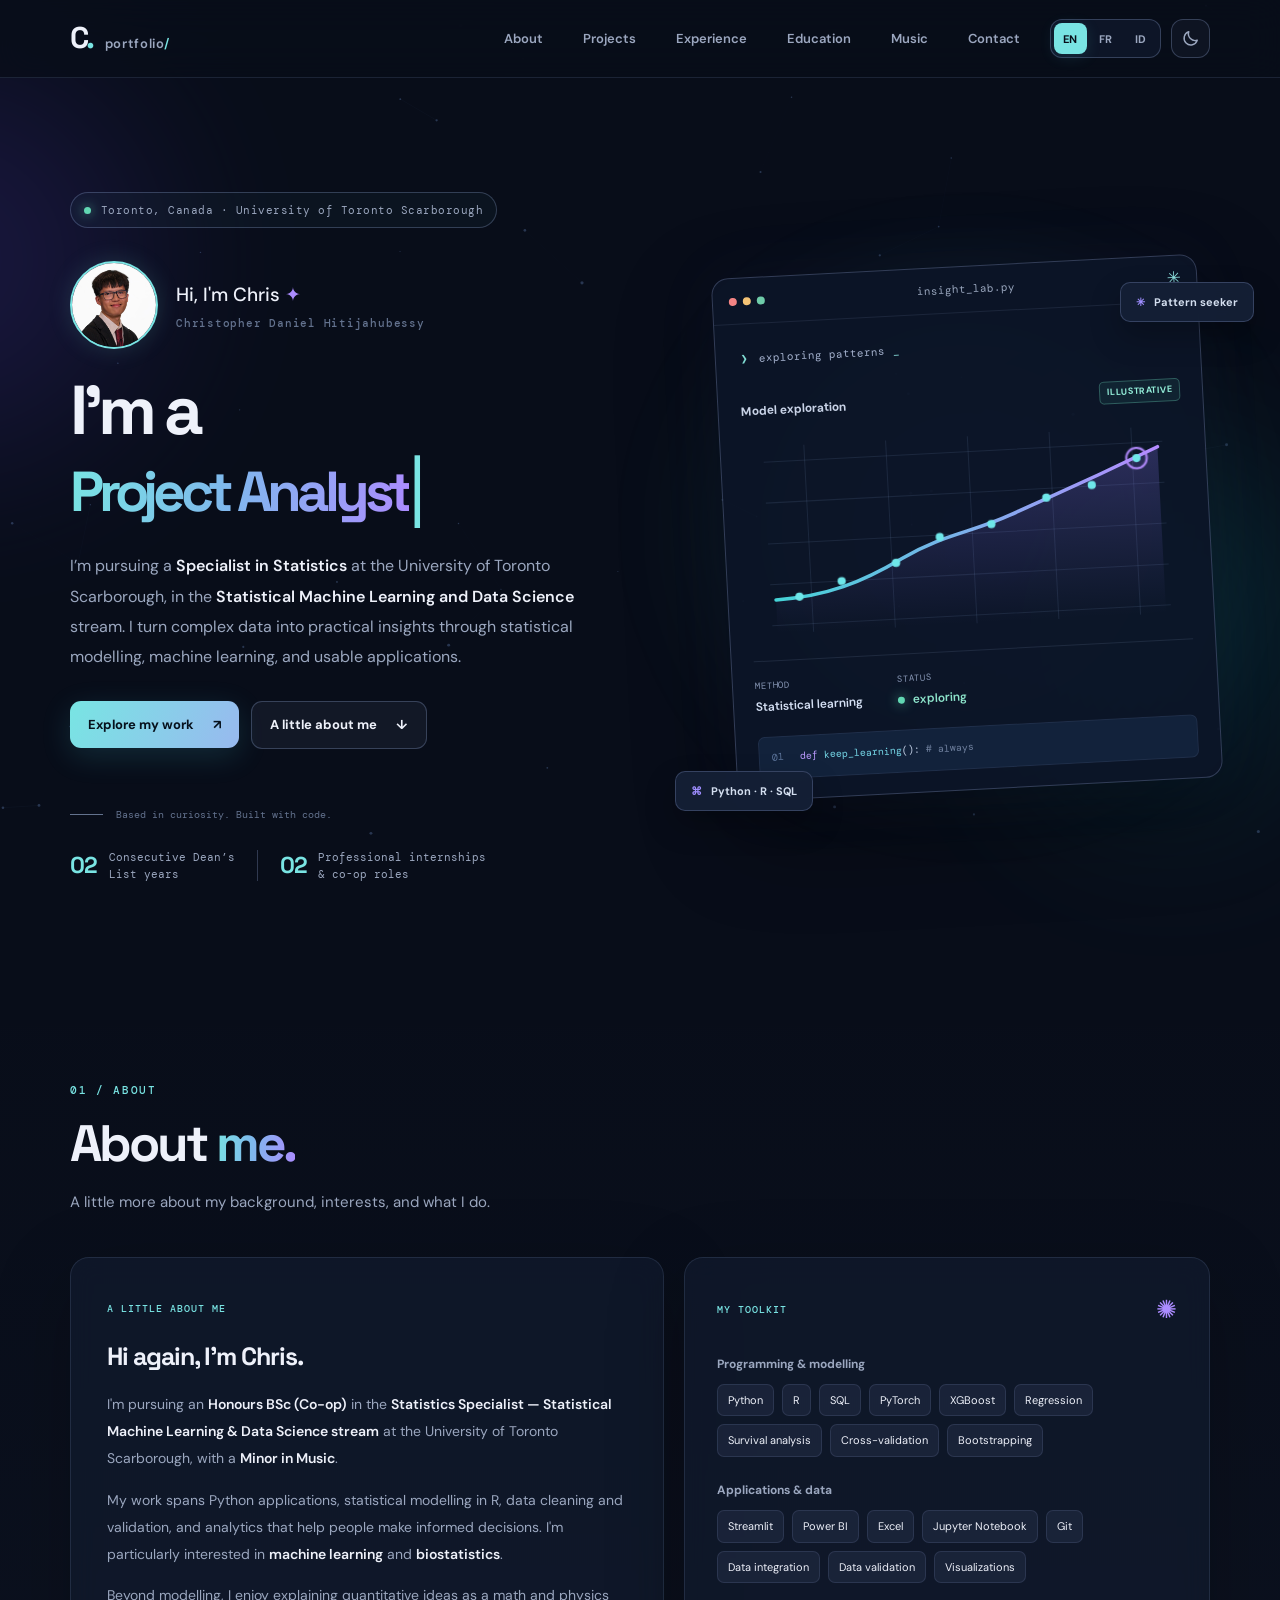
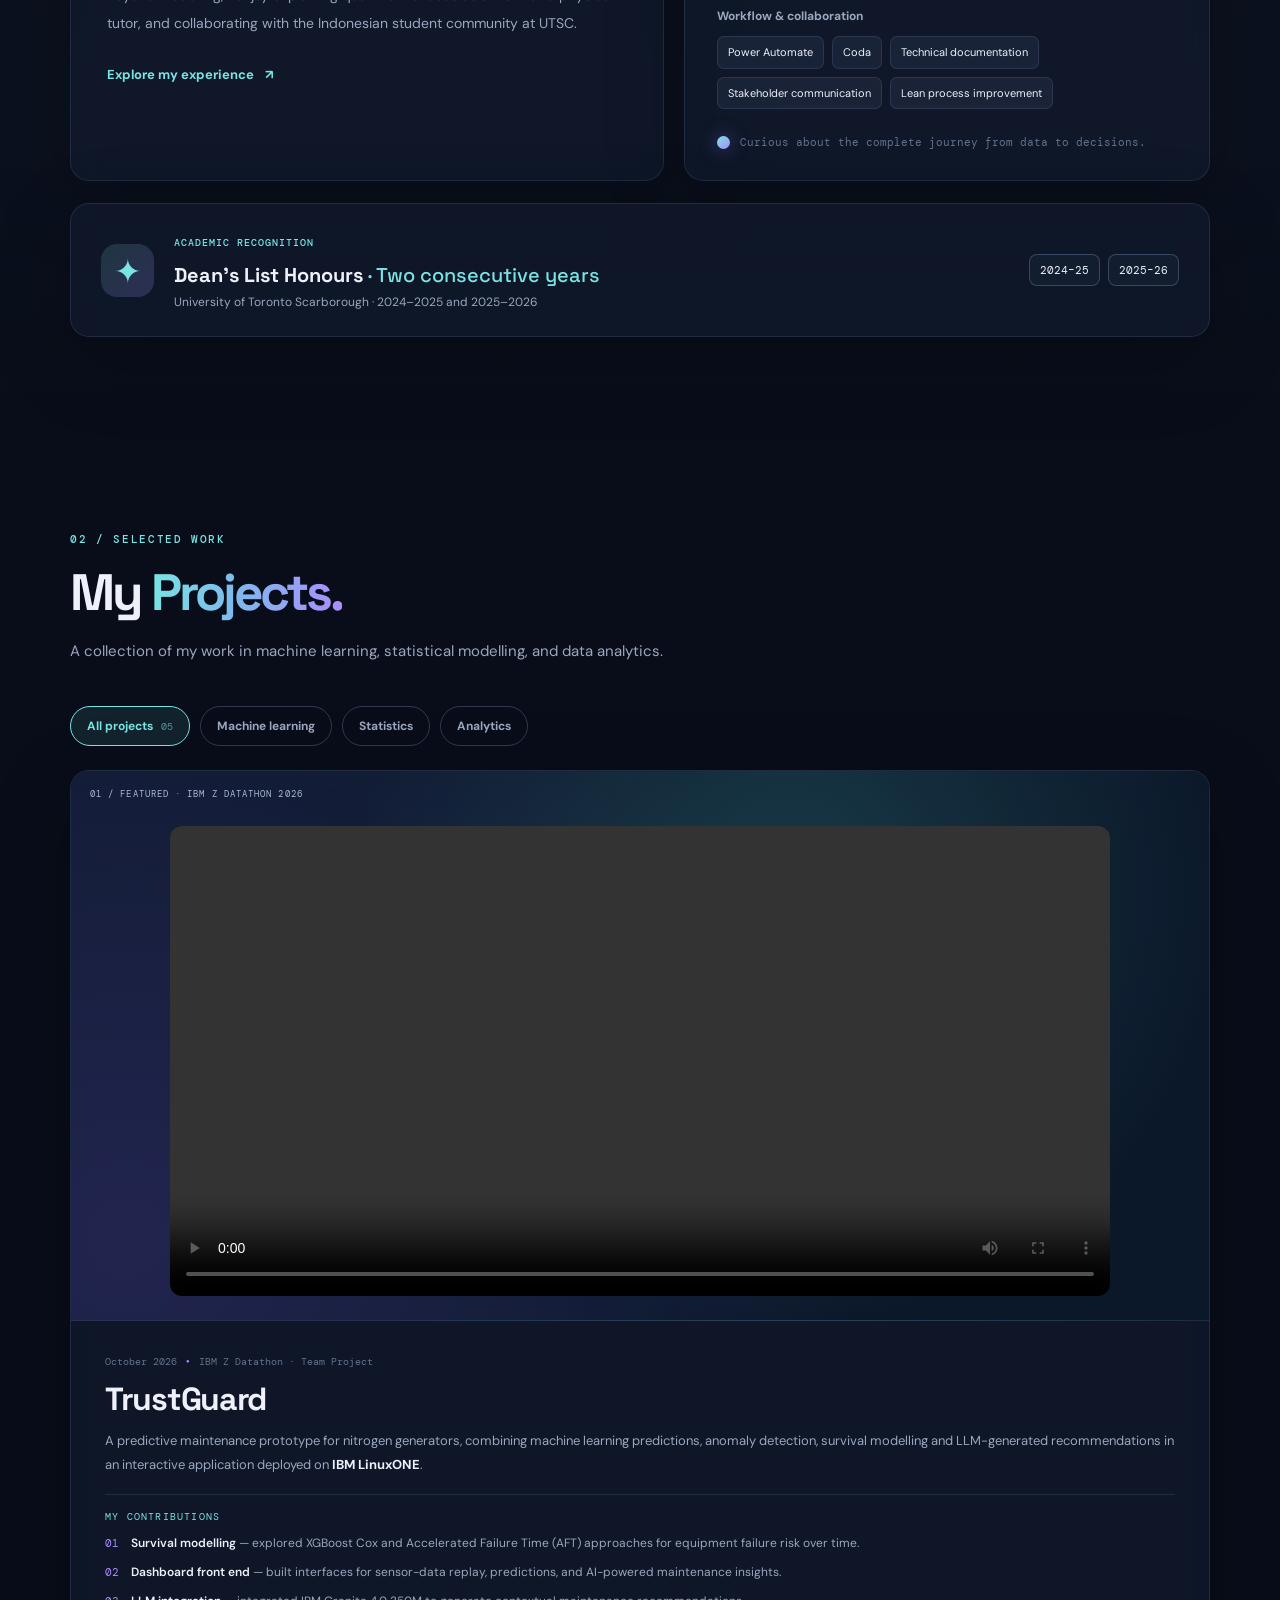
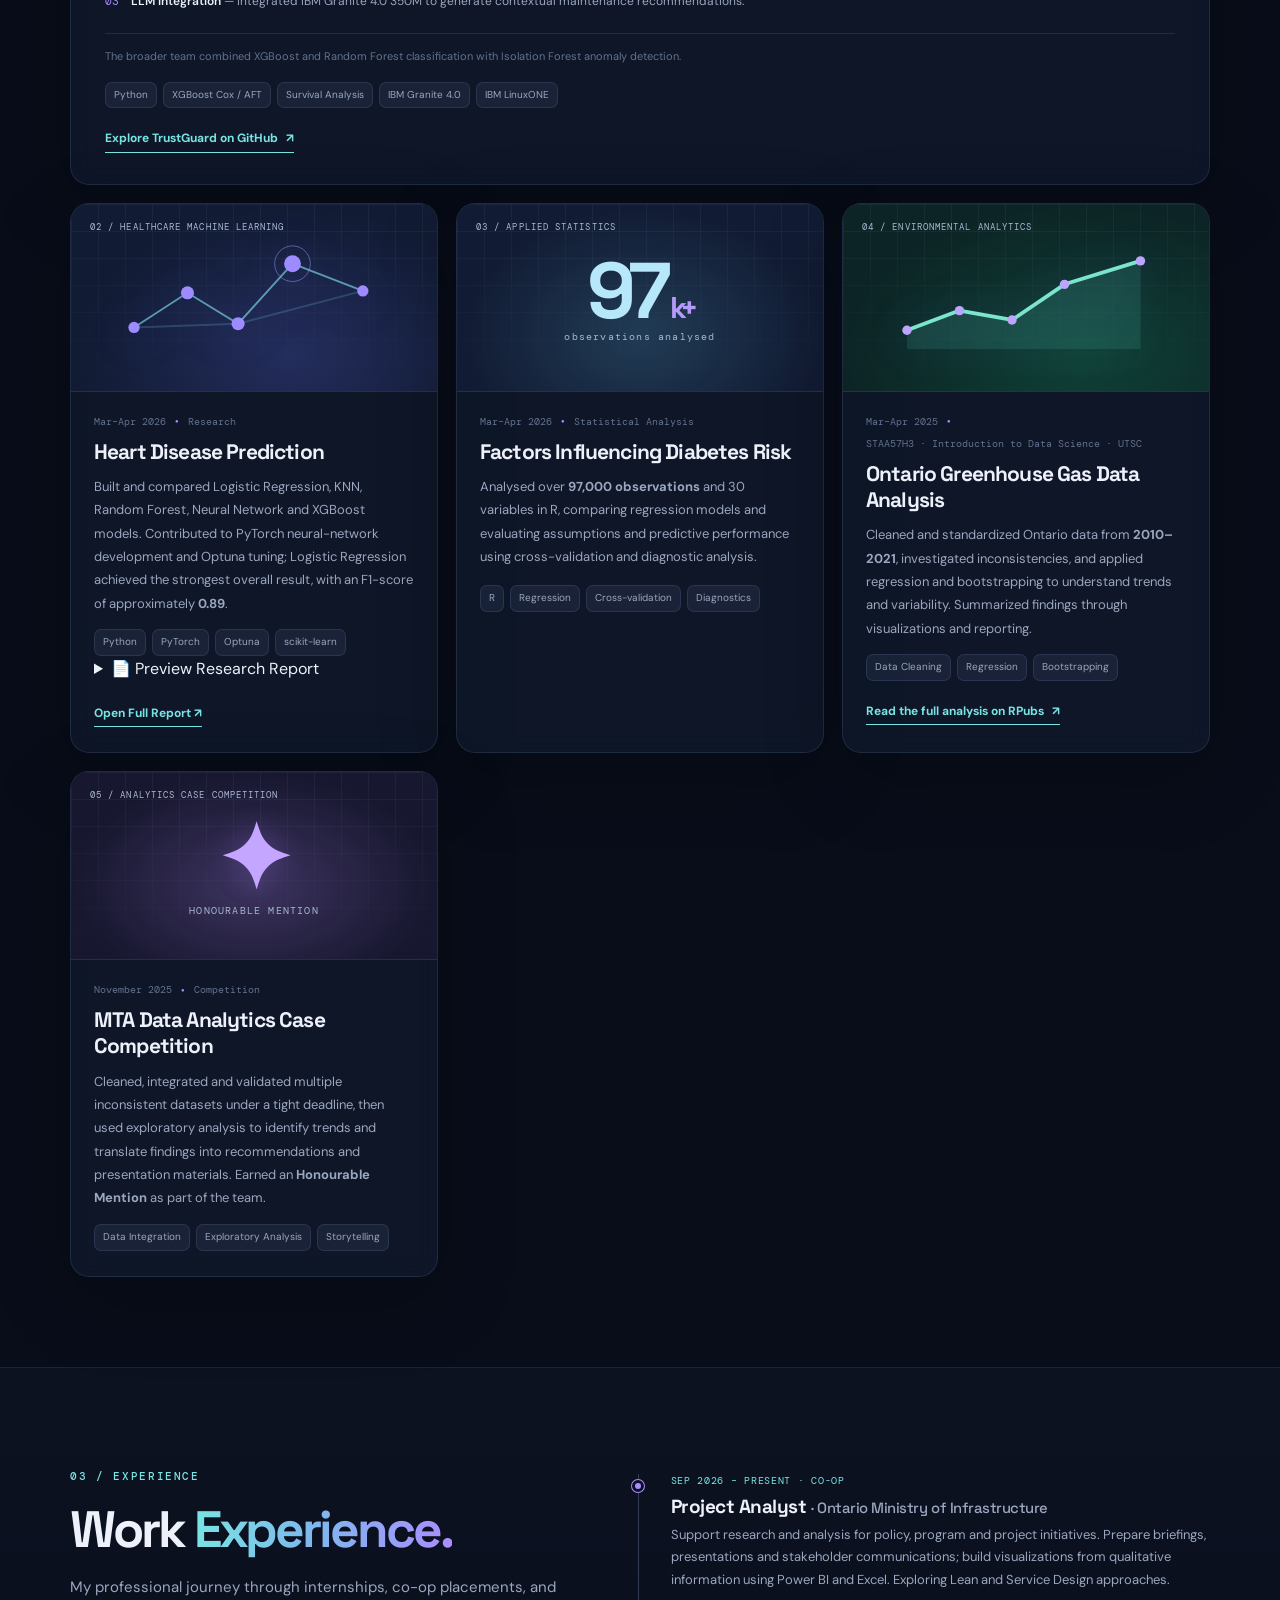
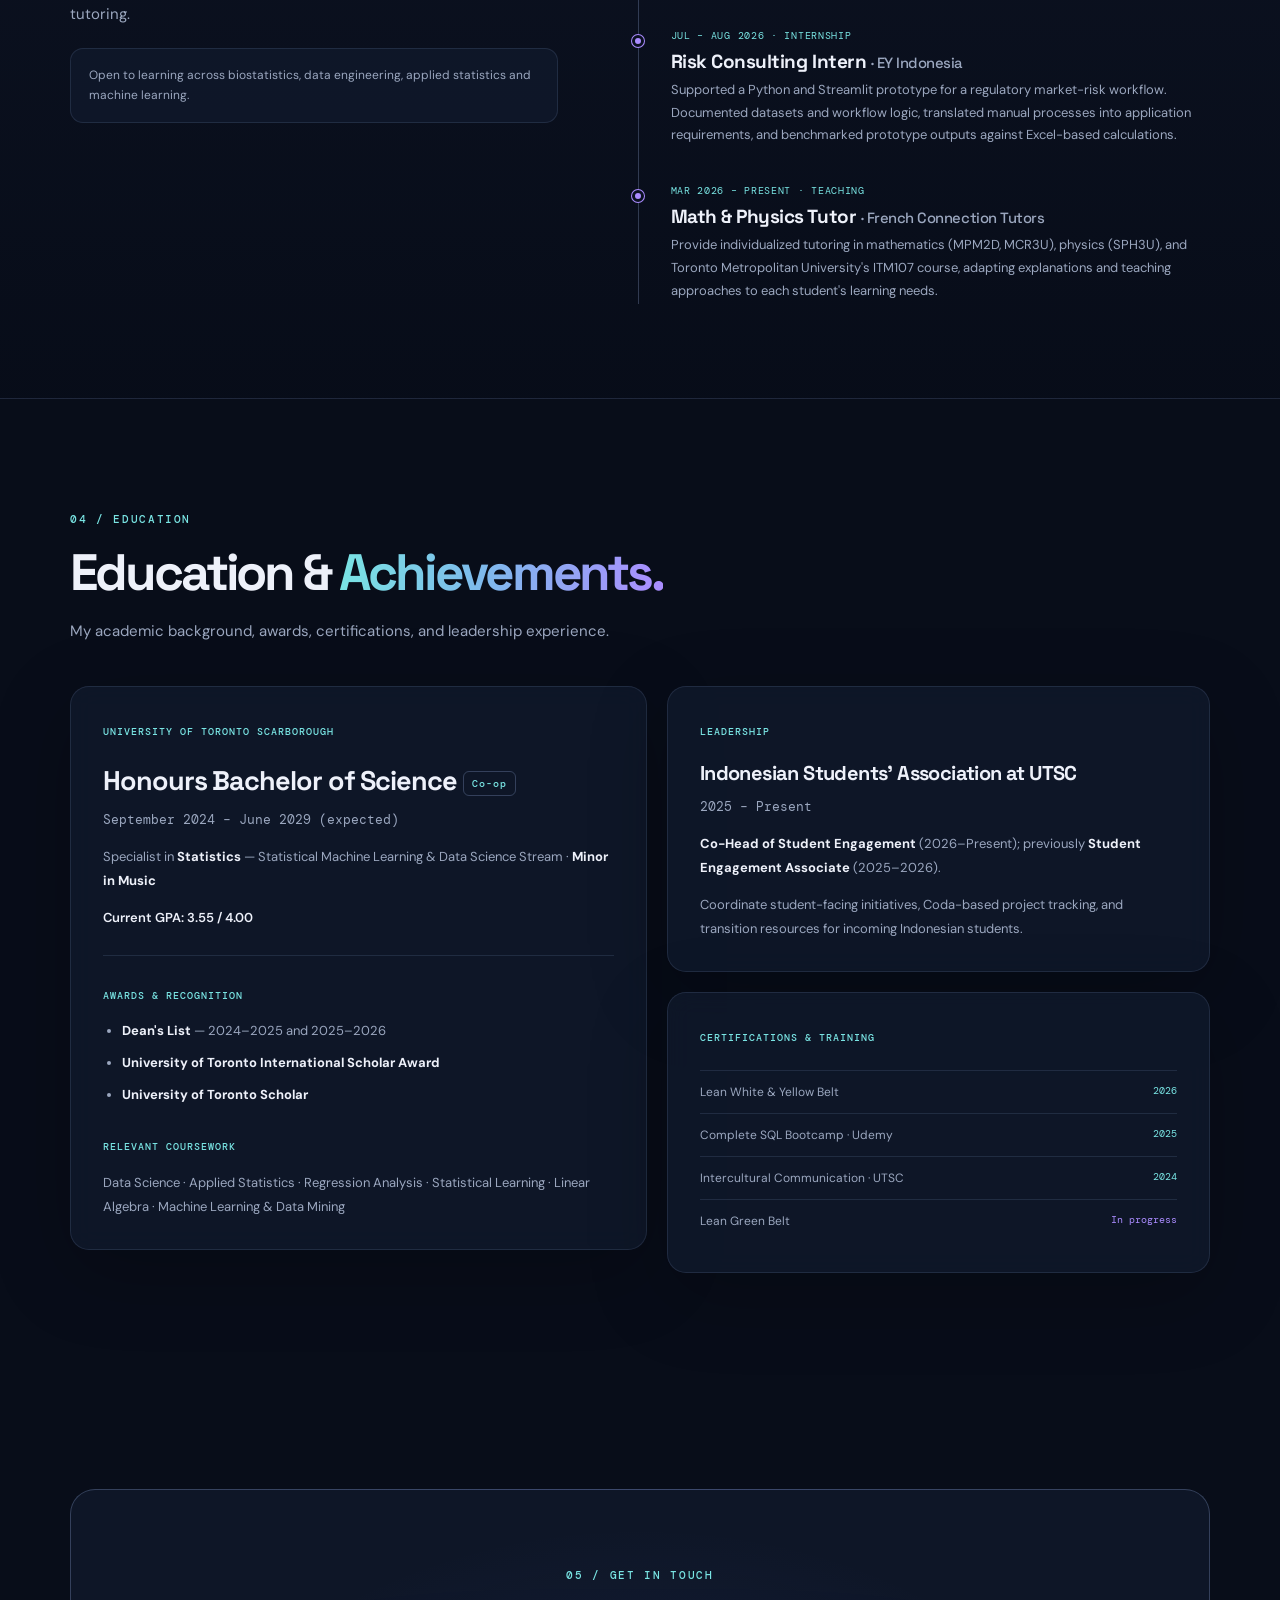
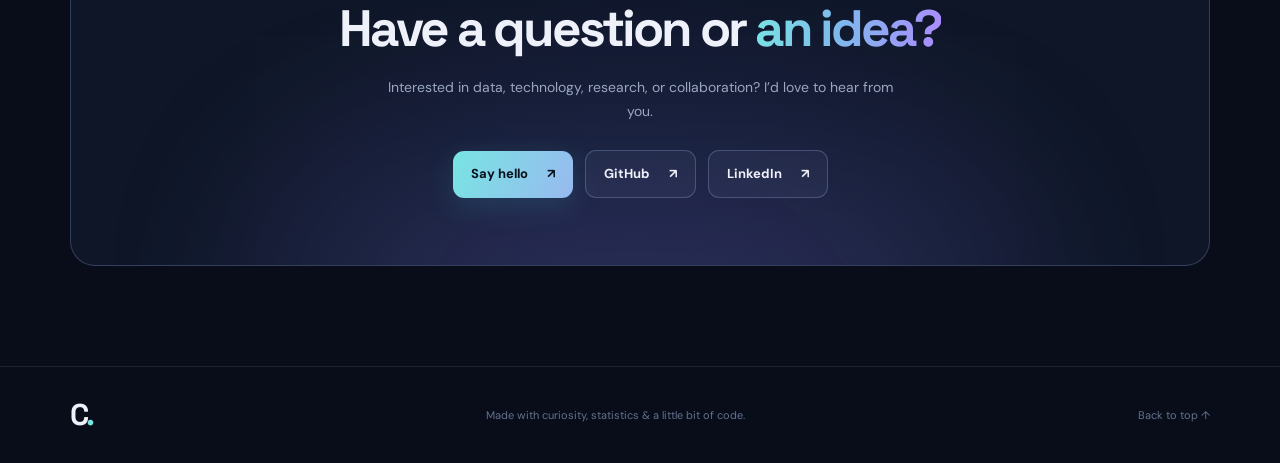
<file: index.html>
<!DOCTYPE html>
<html lang="en" data-theme="dark">
<head>
  <meta charset="UTF-8" />
  <meta name="viewport" content="width=device-width, initial-scale=1" />
  <meta name="theme-color" content="#080c18" />
  <meta name="description" content="Christopher Daniel Hitijahubessy — Specialist in Statistics (Statistical Machine Learning and Data Science stream) at the University of Toronto Scarborough. Explore projects, analytics, and experience." />
  <meta property="og:title" content="Christopher Daniel Hitijahubessy | Data Science Portfolio" />
  <meta property="og:description" content="Portfolio of Christopher Daniel Hitijahubessy: statistics, machine learning, analytics, TrustGuard, co-op experience, and projects." />
  <meta property="og:type" content="website" />
  <title>Christopher Daniel Hitijahubessy | Data Science Portfolio</title>
  <link rel="icon" href="favicon.svg" type="image/svg+xml" />
  <link rel="stylesheet" href="styles.css?v=trilingual1">
  <script src="translations.js?v=2" defer></script>
  <script src="script.js?v=trilingual2" defer></script>
</head>
<body>
  <audio id="site-music" autoplay loop preload="auto">
    <source src="satie.mp3" type="audio/mpeg">
  </audio>

  <a class="skip-link" href="#main">Skip to content</a>
  <div class="scroll-progress" aria-hidden="true"></div>
  <div class="ambient ambient-one" aria-hidden="true"></div>
  <div class="ambient ambient-two" aria-hidden="true"></div>
  <canvas id="particles" aria-hidden="true"></canvas>

  <header class="site-header" id="top">
    <nav class="nav container" aria-label="Main navigation">
      <a class="wordmark" href="#top" aria-label="Back to top">
        <span class="wordmark-symbol">C<span class="accent-dot">.</span></span>
        <span class="wordmark-label">portfolio<span class="accent-dot">/</span></span>
      </a>
      <div class="nav-links" id="nav-links">
        <a href="#about">About</a>
        <a href="#projects">Projects</a>
        <a href="#experience">Experience</a>
        <a href="#education">Education</a>
        <a href="music.html">Music</a>
        <a href="#contact">Contact</a>
      </div>
      <div class="nav-actions">
        <div class="language-switcher" role="group" aria-label="Select language">
          <button type="button" class="language-option is-active" data-lang="en" lang="en" aria-pressed="true" title="English">EN</button>
          <button type="button" class="language-option" data-lang="fr" lang="fr" aria-pressed="false" title="Français">FR</button>
          <button type="button" class="language-option" data-lang="id" lang="id" aria-pressed="false" title="Bahasa Indonesia">ID</button>
        </div>
        <button class="icon-button theme-toggle" type="button" aria-label="Switch to light theme" title="Toggle theme">
          <svg class="moon-icon" viewBox="0 0 24 24" width="19" height="19" fill="none" stroke="currentColor" stroke-width="1.8" stroke-linecap="round" stroke-linejoin="round" aria-hidden="true"><path d="M20.5 14.2A8.5 8.5 0 0 1 9.8 3.5 8.5 8.5 0 1 0 20.5 14.2Z"/></svg>
          <svg class="sun-icon" viewBox="0 0 24 24" width="19" height="19" fill="none" stroke="currentColor" stroke-width="1.8" stroke-linecap="round" aria-hidden="true"><circle cx="12" cy="12" r="4"/><path d="M12 2v2m0 16v2M4.93 4.93l1.42 1.42m11.3 11.3 1.42 1.42M2 12h2m16 0h2M4.93 19.07l1.42-1.42m11.3-11.3 1.42-1.42"/></svg>
        </button>
        <button class="icon-button menu-toggle" type="button" aria-label="Open menu" aria-expanded="false" aria-controls="nav-links">
          <span></span><span></span><span></span>
        </button>
      </div>
    </nav>
  </header>

  <main id="main">
    <section class="hero container" aria-labelledby="hero-title">
      <div class="hero-copy reveal">
        <p class="status"><span class="status-led" aria-hidden="true"></span> Toronto, Canada · University of Toronto Scarborough</p>
        <div class="hero-identity">
          <img src="headshot.jpg" alt="Portrait of Christopher Daniel Hitijahubessy" class="profile-photo" width="88" height="88"/>
          <div class="hero-identity-text">
            <p class="hero-intro">Hi, I'm <span data-display-name>Chris</span>
              <span class="hello" aria-hidden="true">✦</span>
            </p>
            <p class="hero-fullname">Christopher Daniel Hitijahubessy</p>
          </div>
        </div>
        <h1 id="hero-title" aria-label="Project Analyst, Math and Physics Tutor, Statistics Student, Pianist and Organist">
          <span id="role-intro" aria-hidden="true">I'm a</span>
          <span class="role-line" aria-hidden="true"><span class="gradient-text rotating-role" id="rotating-role">Project Analyst</span><span class="typing-cursor">|</span></span>
        </h1>
        <p class="hero-description">I’m pursuing a <strong>Specialist in Statistics</strong> at the University of Toronto Scarborough, in the <strong>Statistical Machine Learning and Data Science</strong> stream. I turn complex data into practical insights through statistical modelling, machine learning, and usable applications.</p>
        <div class="hero-cta">
          <a class="button button-primary" href="#projects">Explore my work <span aria-hidden="true">↗</span></a>
          <a class="button button-ghost" href="#about">A little about me <span aria-hidden="true">↓</span></a>
        </div>
        <div class="hero-caption"><span class="caption-line"></span><span>Based in curiosity. Built with code.</span></div>
        <div class="hero-highlights" aria-label="Selected highlights">
          <div class="hero-highlight"><strong>02</strong><span>Consecutive Dean’s<br />List years</span></div>
          <span class="highlight-separator" aria-hidden="true"></span>
          <div class="hero-highlight"><strong>02</strong><span>Professional internships<br />&amp; co-op roles</span></div>
        </div>
      </div>

      <div class="hero-visual reveal" aria-label="Decorative data visualization showing a model comparison dashboard">
        <div class="visual-halo" aria-hidden="true"></div>
        <div class="dashboard-window">
          <div class="window-titlebar">
            <span class="traffic-lights" aria-hidden="true"><i></i><i></i><i></i></span>
            <span class="window-title">insight_lab.py</span>
            <span class="window-sparkle" aria-hidden="true">✳</span>
          </div>
          <div class="dashboard-body">
            <div class="dashboard-topline"><span class="terminal-chevron">›</span> <span>exploring patterns</span><span class="terminal-cursor" aria-hidden="true">_</span></div>
            <div class="chart-heading"><span>Model exploration</span><span class="chart-pill">ILLUSTRATIVE</span></div>
            <svg class="chart-svg" viewBox="0 0 430 220" role="img" aria-label="Illustrative scatter plot with a rising trend">
              <defs>
                <linearGradient id="plot-fill" x1="0" y1="0" x2="0" y2="1"><stop offset="0" stop-color="#8e7cfc" stop-opacity="0.24"/><stop offset="1" stop-color="#8e7cfc" stop-opacity="0"/></linearGradient>
                <linearGradient id="plot-line" x1="0" x2="1"><stop stop-color="#45d4d7"/><stop offset="1" stop-color="#b48bff"/></linearGradient>
              </defs>
              <g stroke="currentColor" class="grid-lines" stroke-width="1"><path d="M20 30H410M20 70H410M20 110H410M20 150H410M20 190H410"/><path d="M60 15V198M140 15V198M220 15V198M300 15V198M380 15V198"/></g>
              <path class="plot-area" d="M25 165 C75 164,110 152,150 131 S220 109,258 94 S327 68,405 35 V198H25Z" fill="url(#plot-fill)"/>
              <path class="plot-path" d="M25 165 C75 164,110 152,150 131 S220 109,258 94 S327 68,405 35" stroke="url(#plot-line)" stroke-width="3.5" fill="none" stroke-linecap="round"/>
              <g class="plot-dots" fill="#6ee7e9"><circle cx="48" cy="163" r="4"/><circle cx="90" cy="150" r="4"/><circle cx="144" cy="135" r="4"/><circle cx="188" cy="112" r="4"/><circle cx="239" cy="102" r="4"/><circle cx="294" cy="79" r="4"/><circle cx="339" cy="69" r="4"/><circle cx="384" cy="45" r="4"/></g>
              <circle class="plot-pulse" cx="384" cy="45" r="10" fill="none" stroke="#b48bff" stroke-width="2"/>
            </svg>
            <div class="chart-bottom"><div><span class="metric-label">METHOD</span><strong>Statistical learning</strong></div><div><span class="metric-label">STATUS</span><strong class="success"><span class="tiny-led"></span> exploring</strong></div></div>
            <div class="code-line"><span>01</span> <span class="code-purple">def</span> <span class="code-cyan">keep_learning</span>(): <span class="code-comment"># always</span></div>
          </div>
        </div>
        <div class="floating-tag tag-a"><span class="tag-icon">✳</span> Pattern seeker</div>
        <div class="floating-tag tag-b"><span class="tag-icon">⌘</span> Python · R · SQL</div>
      </div>
    </section>

    <section class="section section-about" id="about" aria-labelledby="about-title">
      <div class="container">
        <div class="section-heading reveal"><span class="section-number">01 / ABOUT</span><h2 id="about-title">About <span class="gradient-text">me.</span></h2><p>A little more about my background, interests, and what I do.</p></div>
        <div class="about-grid">
          <article class="about-card glass-card reveal">
            <span class="card-kicker">A LITTLE ABOUT ME</span>
            <h3>Hi again, I'm <span data-display-name>Chris</span>.</h3>
            <p>I'm pursuing an <strong>Honours BSc (Co-op)</strong> in the <strong>Statistics Specialist — Statistical Machine Learning &amp; Data Science stream</strong> at the University of Toronto Scarborough, with a <strong>Minor in Music</strong>.</p>
            <p>My work spans Python applications, statistical modelling in R, data cleaning and validation, and analytics that help people make informed decisions. I'm particularly interested in <strong>machine learning</strong> and <strong>biostatistics</strong>.</p>
            <p>Beyond modelling, I enjoy explaining quantitative ideas as a math and physics tutor, and collaborating with the Indonesian student community at UTSC.</p>
            <a class="text-link" href="#experience">Explore my experience <span aria-hidden="true">↗</span></a>
          </article>
          <div class="skills-card glass-card reveal">
            <div class="skills-top"><span class="card-kicker">MY TOOLKIT</span><span class="sparkle-icon" aria-hidden="true">✺</span></div>
            <div class="skill-block"><p>Programming &amp; modelling</p><div class="chips"><span>Python</span><span>R</span><span>SQL</span><span>PyTorch</span><span>XGBoost</span><span>Regression</span><span>Survival analysis</span><span>Cross-validation</span><span>Bootstrapping</span></div></div>
            <div class="skill-block"><p>Applications &amp; data</p><div class="chips"><span>Streamlit</span><span>Power BI</span><span>Excel</span><span>Jupyter Notebook</span><span>Git</span><span>Data integration</span><span>Data validation</span><span>Visualizations</span></div></div>
            <div class="skill-block"><p>Workflow &amp; collaboration</p><div class="chips"><span>Power Automate</span><span>Coda</span><span>Technical documentation</span><span>Stakeholder communication</span><span>Lean process improvement</span></div></div>
            <div class="skills-footer"><span class="gradient-orb" aria-hidden="true"></span><span>Curious about the complete journey from data to decisions.</span></div>
          </div>
        </div>
        <div class="honors-card glass-card reveal" aria-label="Academic honors">
          <div class="honors-icon" aria-hidden="true">✦</div>
          <div class="honors-copy">
            <span class="card-kicker">ACADEMIC RECOGNITION</span>
            <h3>Dean’s List Honours <span class="honors-accent">· Two consecutive years</span></h3>
            <p>University of Toronto Scarborough · 2024–2025 and 2025–2026</p>
          </div>
          <div class="honors-years"><span>2024–25</span><span>2025–26</span></div>
        </div>
      </div>
    </section>

    <section class="section section-projects" id="projects" aria-labelledby="projects-title">
      <div class="container">
        <div class="section-heading reveal"><span class="section-number">02 / SELECTED WORK</span><h2 id="projects-title">My <span class="gradient-text">Projects.</span></h2><p>A collection of my work in machine learning, statistical modelling, and data analytics.</p></div>
        <div class="filter-bar reveal" role="group" aria-label="Filter projects">
          <button class="filter-button active" type="button" data-filter="all" aria-pressed="true">All projects <span>05</span></button>
          <button class="filter-button" type="button" data-filter="ml" aria-pressed="false">Machine learning</button>
          <button class="filter-button" type="button" data-filter="statistics" aria-pressed="false">Statistics</button>
          <button class="filter-button" type="button" data-filter="analytics" aria-pressed="false">Analytics</button>
        </div>
        <div class="projects-grid" id="project-grid">
          <article class="project-card project-featured glass-card reveal" data-category="ml statistics">
            <div class="project-art art-trustguard">
              <span class="project-art-label">01 / FEATURED · IBM Z DATATHON 2026</span>
              <video class="trustguard-player" controls playsinline preload="metadata">
                <source src="trustguard-demo.mp4" type="video/mp4"/>
                Your browser does not support video playback.
              </video>
            </div>
            <div class="project-content featured-content">
              <div class="project-meta"><span>October 2026</span><span class="meta-dot">●</span><span>IBM Z Datathon · Team Project</span></div>
              <h3>TrustGuard</h3>
              <p>A predictive maintenance prototype for nitrogen generators, combining machine learning predictions, anomaly detection, survival modelling and LLM-generated recommendations in an interactive application deployed on <strong>IBM LinuxONE</strong>.</p>
              <div class="contributions"><span class="contributions-title">MY CONTRIBUTIONS</span>
                <div><b>01</b><span><strong>Survival modelling</strong> — explored XGBoost Cox and Accelerated Failure Time (AFT) approaches for equipment failure risk over time.</span></div>
                <div><b>02</b><span><strong>Dashboard front end</strong> — built interfaces for sensor-data replay, predictions, and AI-powered maintenance insights.</span></div>
                <div><b>03</b><span><strong>LLM integration</strong> — integrated IBM Granite 4.0 350M to generate contextual maintenance recommendations.</span></div>
              </div>
              <p class="team-work">The broader team combined XGBoost and Random Forest classification with Isolation Forest anomaly detection.</p>
              <div class="project-tags"><span>Python</span><span>XGBoost Cox / AFT</span><span>Survival Analysis</span><span>IBM Granite 4.0</span><span>IBM LinuxONE</span></div>
              <a class="project-link" href="https://lnkd.in/g3qUNrQE" target="_blank" rel="noopener noreferrer">Explore TrustGuard on GitHub <span aria-hidden="true">↗</span></a>
            </div>
          </article>
          <article class="project-card glass-card reveal" data-category="ml statistics">
            <div class="project-art art-ml" aria-hidden="true">
              <span class="art-grid"></span>
              <span class="project-art-label">02 / HEALTHCARE MACHINE LEARNING</span>
              <svg viewBox="0 0 320 145">
                <g fill="none" stroke="#7edbea" stroke-width="2" opacity=".65">
                  <path d="M32 105L89 68 143 101 201 37 276 66"/>
                  <path d="M32 105L143 101 276 66" opacity=".3"/>
                </g>
                <g fill="#9e8bff">
                  <circle cx="32" cy="105" r="6"/>
                  <circle cx="89" cy="68" r="7"/>
                  <circle cx="143" cy="101" r="7"/>
                  <circle cx="201" cy="37" r="9"/>
                  <circle cx="276" cy="66" r="6"/>
                </g>
                <circle cx="201" cy="37" r="19" fill="none" stroke="#a8a0ff" opacity=".5"/>
              </svg>
            </div>
            <div class="project-content">
              <div class="project-meta">
                <span>Mar–Apr 2026</span>
                <span class="meta-dot">●</span>
                <span>Research</span>
              </div>
              <h3>Heart Disease Prediction</h3>
              <p>
                Built and compared Logistic Regression, KNN, Random Forest,
                Neural Network and XGBoost models. Contributed to PyTorch
                neural-network development and Optuna tuning; Logistic
                Regression achieved the strongest overall result, with an
                F1-score of approximately <strong>0.89</strong>.
              </p>
              <div class="project-tags">
                <span>Python</span>
                <span>PyTorch</span>
                <span>Optuna</span>
                <span>scikit-learn</span>
              </div>
              <div class="project-report">
                <details class="pdf-details">
                  <summary>📄 Preview Research Report</summary>
                  <iframe src="heart-disease-report.pdf" title="Heart Disease Prediction Research Report" loading="lazy"></iframe>
                </details>
                <a class="project-link" href="heart-disease-report.pdf" target="_blank" rel="noopener noreferrer">Open Full Report ↗</a>
              </div>
            </div>
          </article>

          <article class="project-card glass-card reveal" data-category="statistics analytics">
            <div class="project-art art-diabetes" aria-hidden="true"><span class="art-grid"></span><span class="project-art-label">03 / APPLIED STATISTICS</span><div class="art-big-number">97<span>k+</span></div><span class="art-subtitle">observations analysed</span></div>
            <div class="project-content"><div class="project-meta"><span>Mar–Apr 2026</span><span class="meta-dot">●</span><span>Statistical Analysis</span></div><h3>Factors Influencing Diabetes Risk</h3><p>Analysed over <strong>97,000 observations</strong> and 30 variables in R, comparing regression models and evaluating assumptions and predictive performance using cross-validation and diagnostic analysis.</p><div class="project-tags"><span>R</span><span>Regression</span><span>Cross-validation</span><span>Diagnostics</span></div></div>
          </article>
          <article class="project-card glass-card reveal" data-category="statistics analytics">
            <div class="project-art art-climate" aria-hidden="true"><span class="art-grid"></span><span class="project-art-label">04 / ENVIRONMENTAL ANALYTICS</span><svg viewBox="0 0 320 145"><path d="M33 108L89 87 145 97 201 59 282 34" fill="none" stroke="#7de5cc" stroke-width="4" stroke-linecap="round" stroke-linejoin="round"/><path d="M33 108L89 87 145 97 201 59 282 34V128H33Z" fill="#62e1ca" fill-opacity=".12"/><g fill="#bba5ff"><circle cx="33" cy="108" r="5"/><circle cx="89" cy="87" r="5"/><circle cx="145" cy="97" r="5"/><circle cx="201" cy="59" r="5"/><circle cx="282" cy="34" r="5"/></g></svg></div>
            <div class="project-content"><div class="project-meta"><span>Mar–Apr 2025</span><span class="meta-dot">●</span><span>STAA57H3 · Introduction to Data Science · UTSC</span></div><h3>Ontario Greenhouse Gas Data Analysis</h3><p>Cleaned and standardized Ontario data from <strong>2010–2021</strong>, investigated inconsistencies, and applied regression and bootstrapping to understand trends and variability. Summarized findings through visualizations and reporting.</p><div class="project-tags"><span>Data Cleaning</span><span>Regression</span><span>Bootstrapping</span></div><a class="project-link" href="https://rpubs.com/christdh/greenhouse-gases-analysis" target="_blank" rel="noopener noreferrer">Read the full analysis on RPubs<span aria-hidden="true">↗</span></a></div>
          </article>
          <article class="project-card glass-card reveal" data-category="analytics">
            <div class="project-art art-competition" aria-hidden="true"><span class="art-grid"></span><span class="project-art-label">05 / ANALYTICS CASE COMPETITION</span><div class="art-trophy">✦</div><span class="art-subtitle">HONOURABLE MENTION</span></div>
            <div class="project-content"><div class="project-meta"><span>November 2025</span><span class="meta-dot">●</span><span>Competition</span></div><h3>MTA Data Analytics Case Competition</h3><p>Cleaned, integrated and validated multiple inconsistent datasets under a tight deadline, then used exploratory analysis to identify trends and translate findings into recommendations and presentation materials. Earned an <strong>Honourable Mention</strong> as part of the team.</p><div class="project-tags"><span>Data Integration</span><span>Exploratory Analysis</span><span>Storytelling</span></div></div>
          </article>
        </div>
        <p class="no-projects" hidden>No projects in this category yet.</p>
      </div>
    </section>

    <section class="section section-journey" id="experience" aria-labelledby="experience-title">
      <div class="container journey-layout">
        <div class="section-heading reveal"><span class="section-number">03 / EXPERIENCE</span><h2 id="experience-title">Work <span class="gradient-text">Experience.</span></h2><p>My professional journey through internships, co-op placements, and tutoring.</p><div class="experience-note">Open to learning across biostatistics, data engineering, applied statistics and machine learning.</div></div>
        <div class="timeline reveal">
          <article class="timeline-item"><span class="timeline-node"></span><span class="timeline-tag">SEP 2026 – PRESENT · CO-OP</span><h3>Project Analyst <span class="role-type">· Ontario Ministry of Infrastructure</span></h3><p>Support research and analysis for policy, program and project initiatives. Prepare briefings, presentations and stakeholder communications; build visualizations from qualitative information using Power BI and Excel. Exploring Lean and Service Design approaches.</p></article>
          <article class="timeline-item"><span class="timeline-node"></span><span class="timeline-tag">JUL – AUG 2026 · INTERNSHIP</span><h3>Risk Consulting Intern <span class="role-type">· EY Indonesia</span></h3><p>Supported a Python and Streamlit prototype for a regulatory market-risk workflow. Documented datasets and workflow logic, translated manual processes into application requirements, and benchmarked prototype outputs against Excel-based calculations.</p></article>
          <article class="timeline-item"><span class="timeline-node"></span><span class="timeline-tag">MAR 2026 – PRESENT · TEACHING</span><h3>Math &amp; Physics Tutor <span class="role-type">· French Connection Tutors</span></h3><p>Provide individualized tutoring in mathematics (MPM2D, MCR3U), physics (SPH3U), and Toronto Metropolitan University's ITM107 course, adapting explanations and teaching approaches to each student's learning needs.</p></article>
        </div>
      </div>
    </section>

    <section class="section section-education" id="education" aria-labelledby="education-title">
      <div class="container">
        <div class="section-heading reveal"><span class="section-number">04 / EDUCATION</span><h2 id="education-title">Education &amp; <span class="gradient-text">Achievements.</span></h2><p>My academic background, awards, certifications, and leadership experience.</p></div>
        <div class="education-layout">
          <article class="education-main glass-card reveal">
            <span class="card-kicker">UNIVERSITY OF TORONTO SCARBOROUGH</span>
            <h3>Honours Bachelor of Science <span class="degree-tag">Co-op</span></h3>
            <p class="edu-years">September 2024 – June 2029 (expected)</p>
            <p>Specialist in <strong>Statistics</strong> — Statistical Machine Learning &amp; Data Science Stream · <strong>Minor in Music</strong></p>
            <p class="edu-detail">Current GPA: 3.55 / 4.00</p>
            <div class="education-divider"></div>
            <span class="card-kicker">AWARDS &amp; RECOGNITION</span>
            <ul class="achievement-list"><li><strong>Dean's List</strong> — 2024–2025 and 2025–2026</li><li><strong>University of Toronto International Scholar Award</strong></li><li><strong>University of Toronto Scholar</strong></li></ul>
            <span class="card-kicker">RELEVANT COURSEWORK</span>
            <p class="coursework">Data Science · Applied Statistics · Regression Analysis · Statistical Learning · Linear Algebra · Machine Learning &amp; Data Mining</p>
          </article>
          <div class="education-side">
            <article class="education-small glass-card reveal">
              <span class="card-kicker">LEADERSHIP</span>
              <h3>Indonesian Students' Association at UTSC</h3>
              <p class="side-date">2025 – Present</p>
              <p><strong>Co-Head of Student Engagement</strong> (2026–Present); previously <strong>Student Engagement Associate</strong> (2025–2026).</p>
              <p>Coordinate student-facing initiatives, Coda-based project tracking, and transition resources for incoming Indonesian students.</p>
            </article>
            <article class="education-small glass-card reveal">
              <span class="card-kicker">CERTIFICATIONS &amp; TRAINING</span>
              <ul class="cert-list"><li><span>Lean White &amp; Yellow Belt</span><span class="cert-status">2026</span></li><li><span>Complete SQL Bootcamp · Udemy</span><span class="cert-status">2025</span></li><li><span>Intercultural Communication · UTSC</span><span class="cert-status">2024</span></li><li><span>Lean Green Belt</span><span class="cert-status progress">In progress</span></li></ul>
            </article>
          </div>
        </div>
      </div>
    </section>

    <section class="section contact-section" id="contact" aria-labelledby="contact-title">
      <div class="container"><div class="contact-panel reveal"><div class="contact-glow" aria-hidden="true"></div><span class="section-number">05 / GET IN TOUCH</span><h2 id="contact-title">Have a question or <span class="gradient-text">an idea?</span></h2><p>Interested in data, technology, research, or collaboration? I’d love to hear from you.</p><div class="contact-actions"><a class="button button-primary" id="email-link" hidden href="#contact">Say hello <span aria-hidden="true">↗</span></a><a class="button button-ghost" id="github-link" hidden href="#contact">GitHub <span aria-hidden="true">↗</span></a><a class="button button-ghost" id="linkedin-link" hidden href="#contact">LinkedIn <span aria-hidden="true">↗</span></a><span class="contact-note" id="contact-note">Contact details coming soon.</span></div></div></div>
    </section>
  </main>
  <footer class="footer"><div class="container footer-inner"><a class="wordmark" href="#top"><span class="wordmark-symbol">C<span class="accent-dot">.</span></span></a><span>Made with curiosity, statistics &amp; a little bit of code.</span><a href="#top" class="back-to-top">Back to top ↑</a></div></footer>
</body>
</html>
</file>
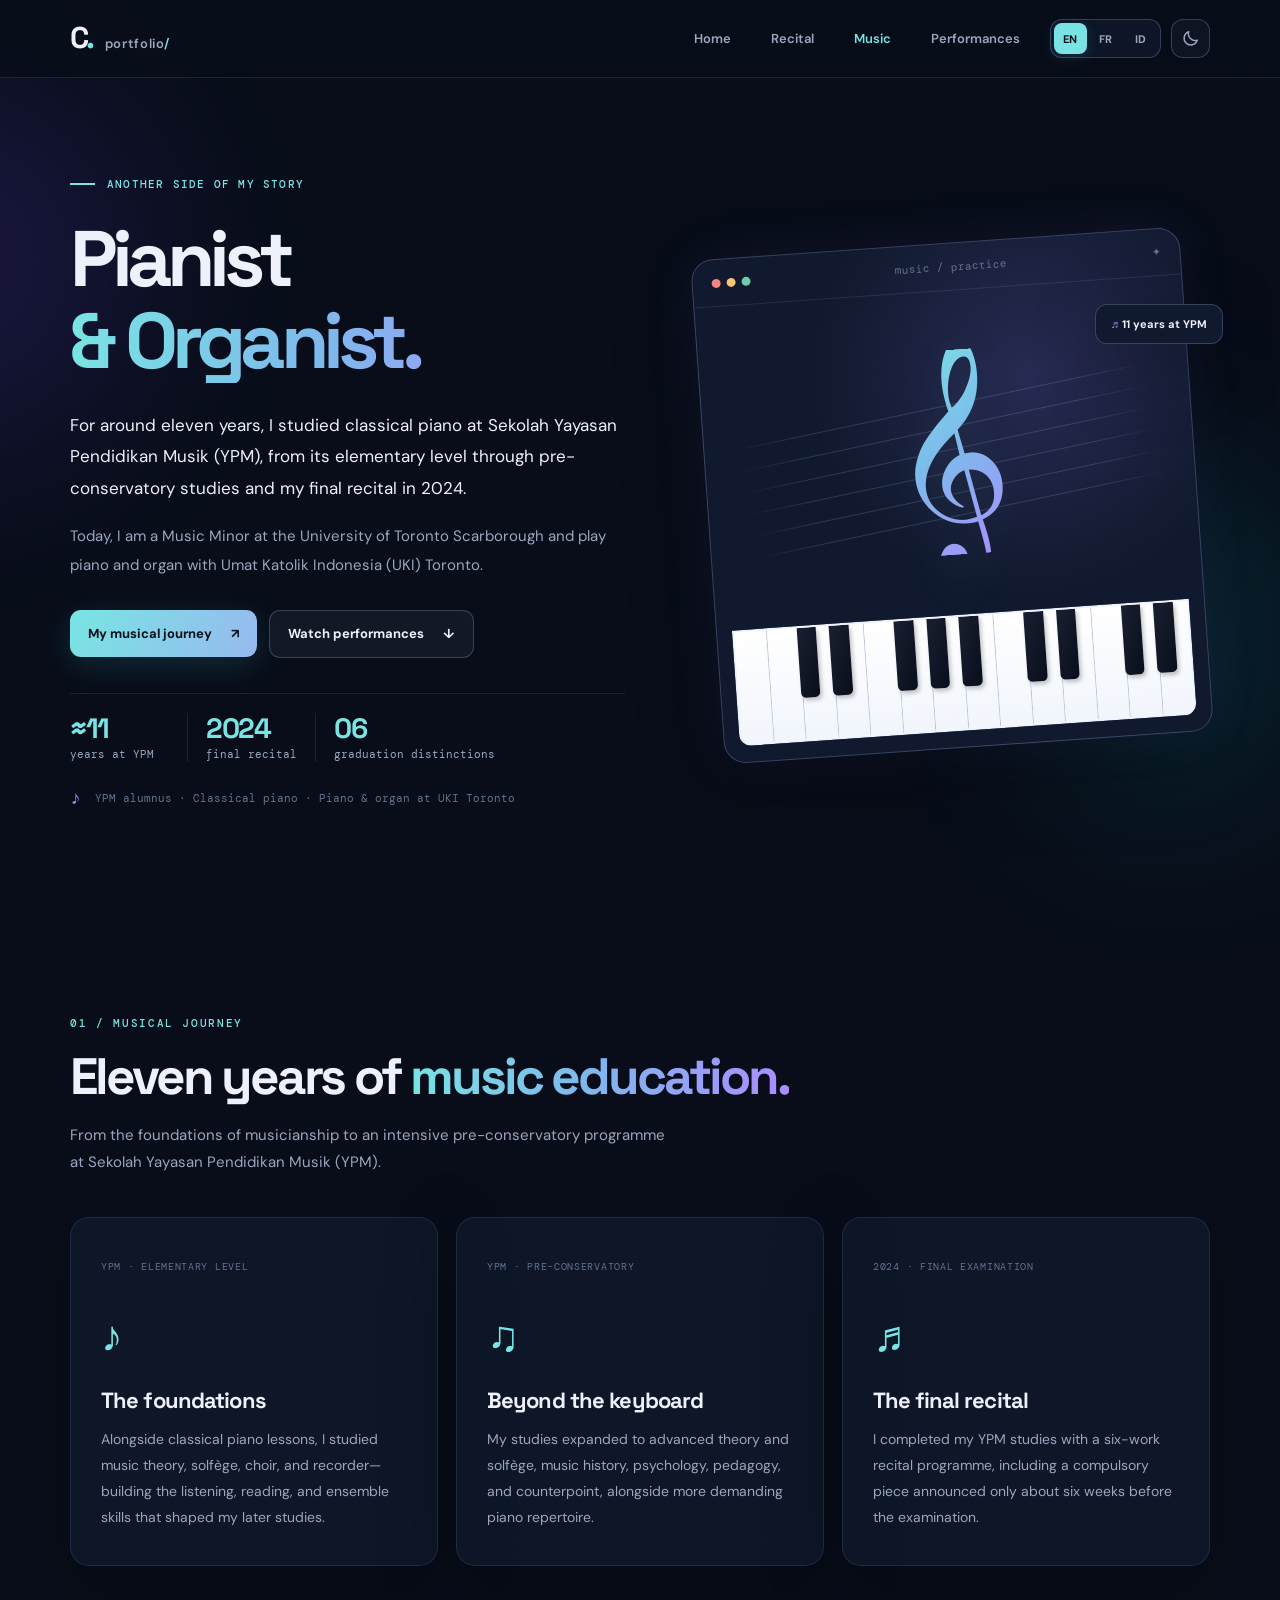
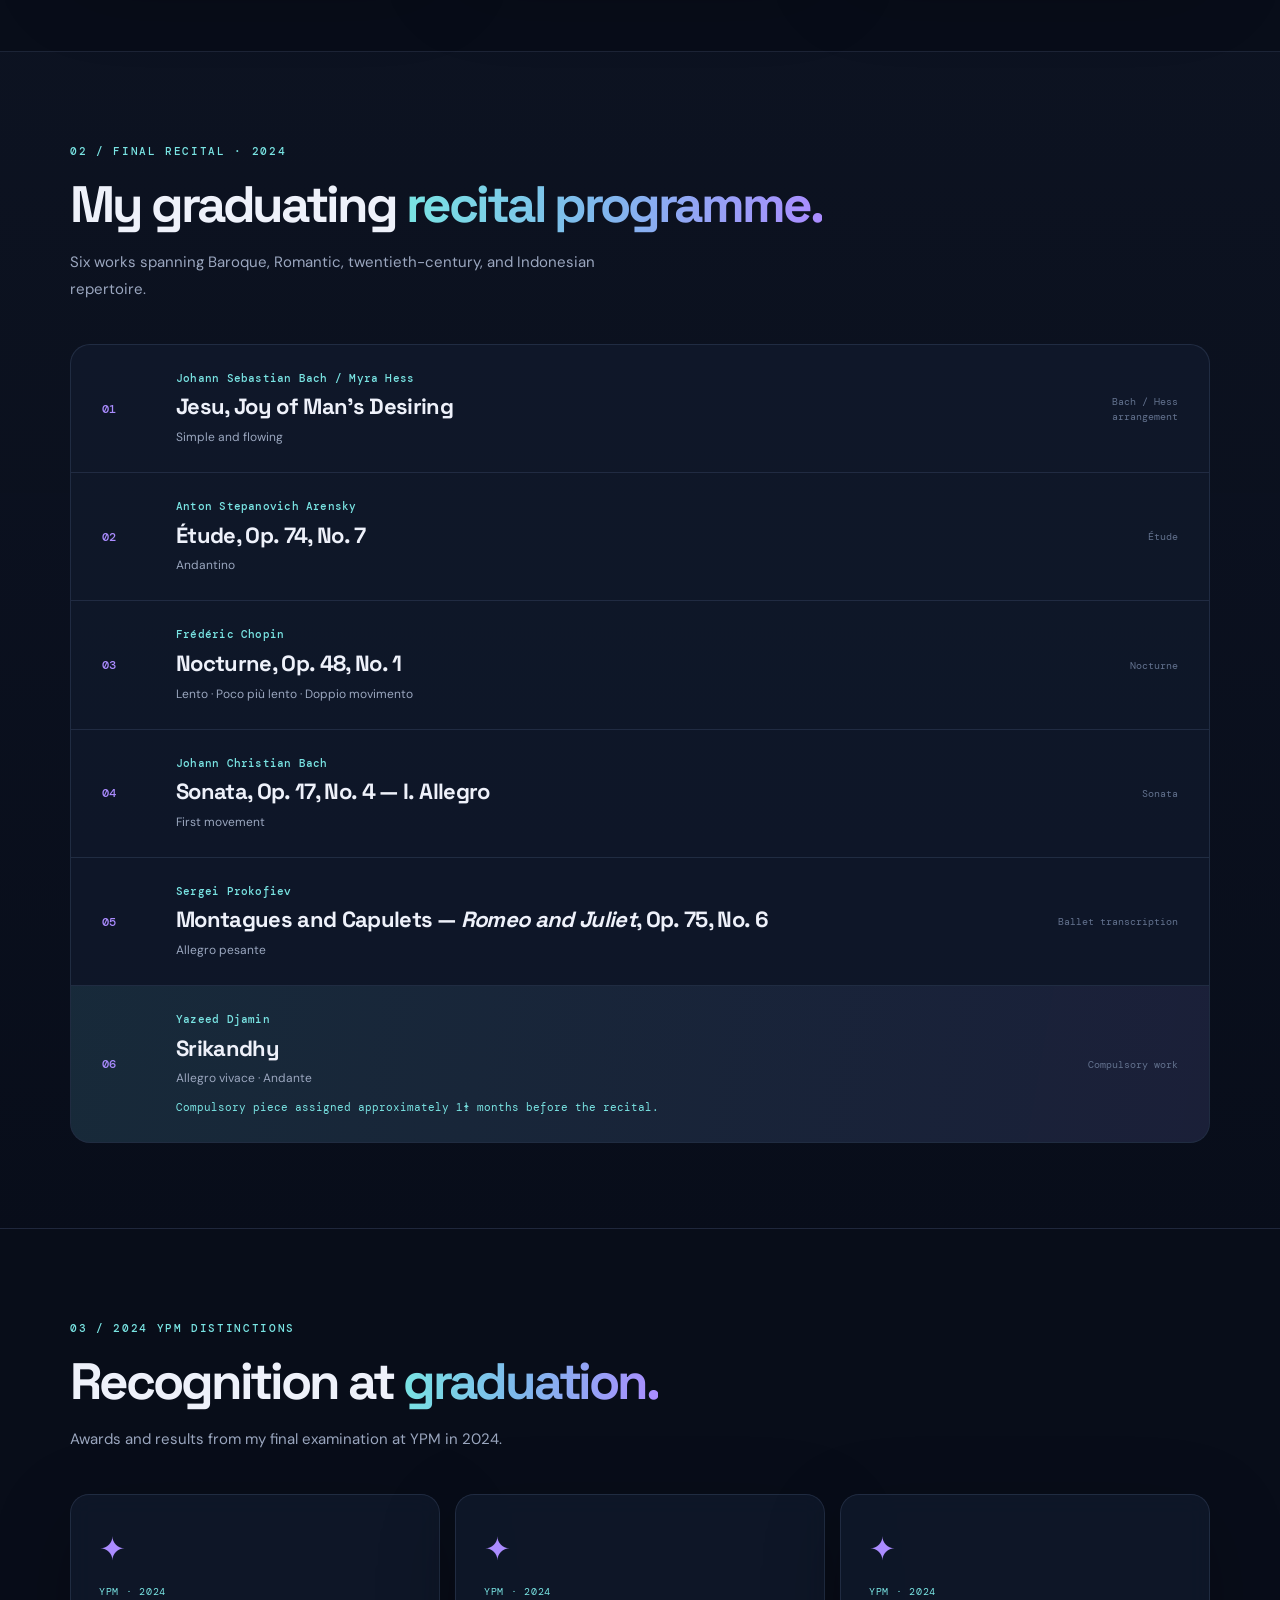
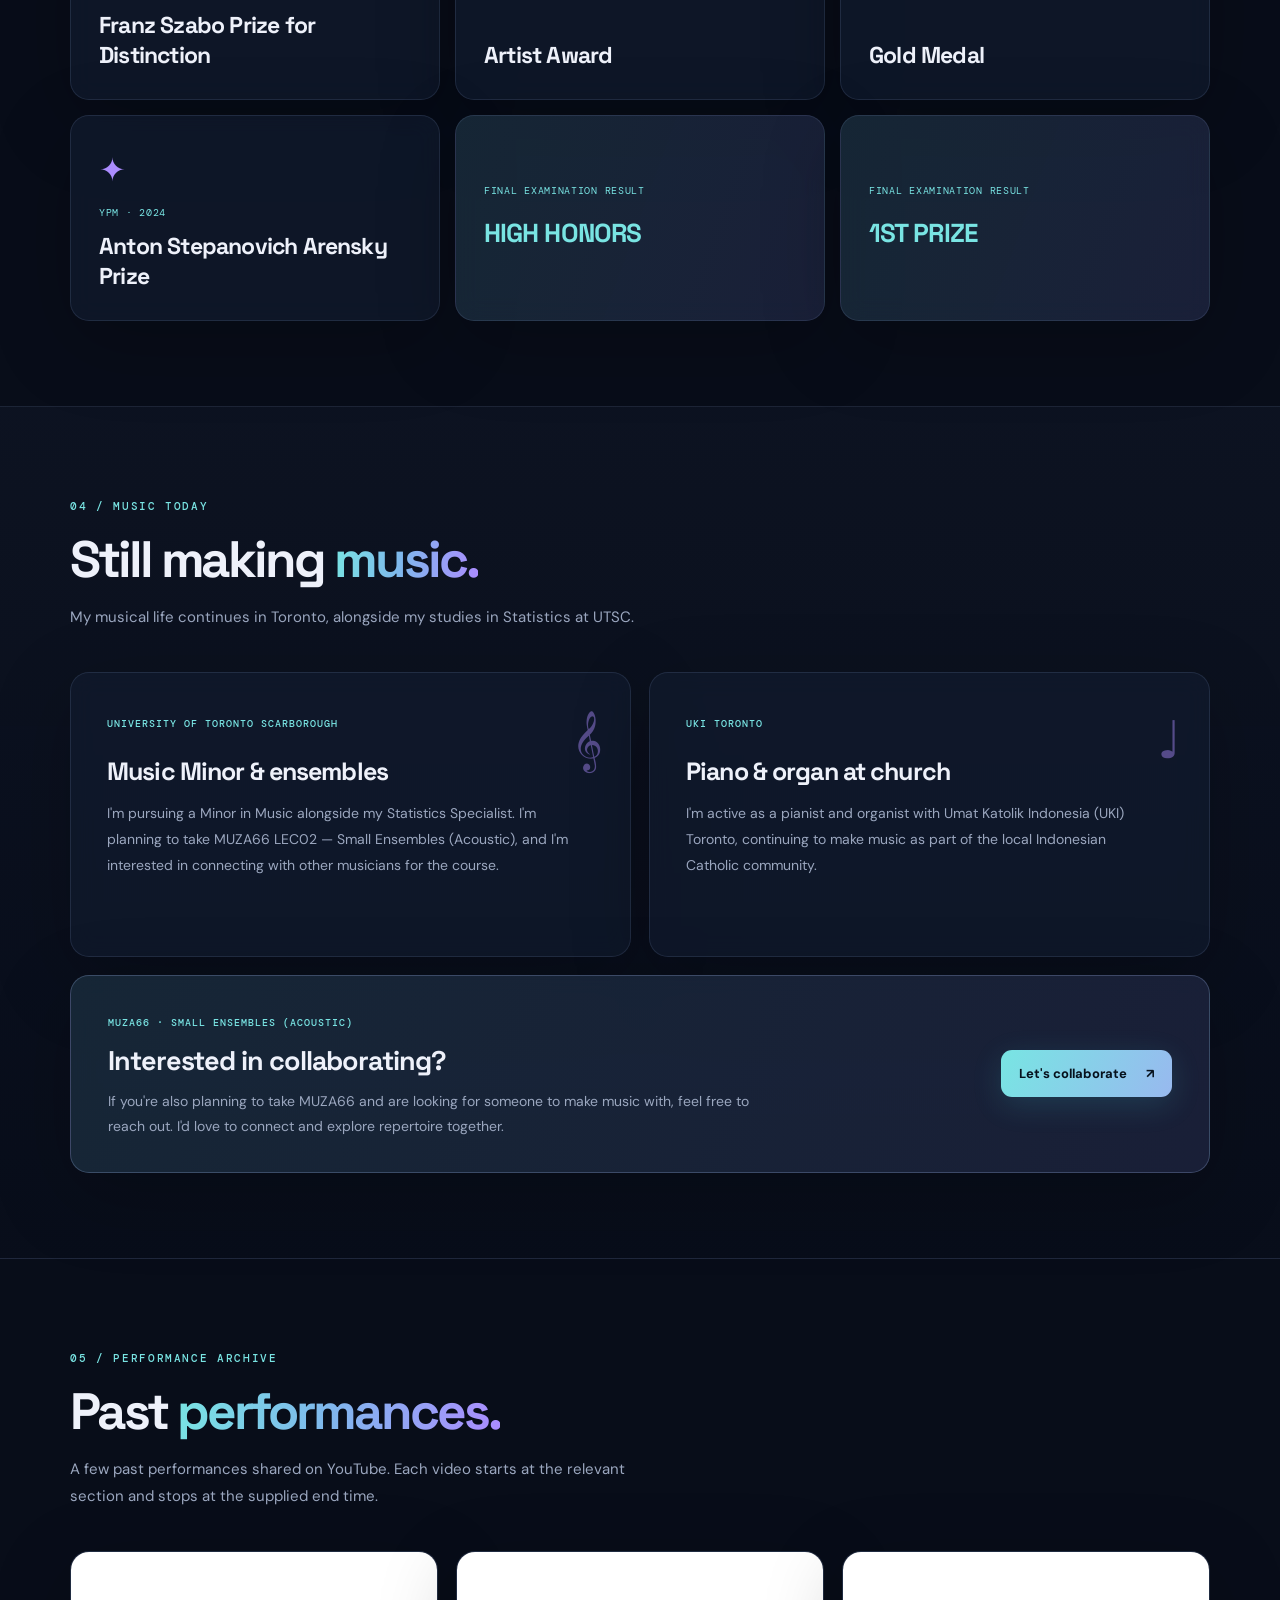
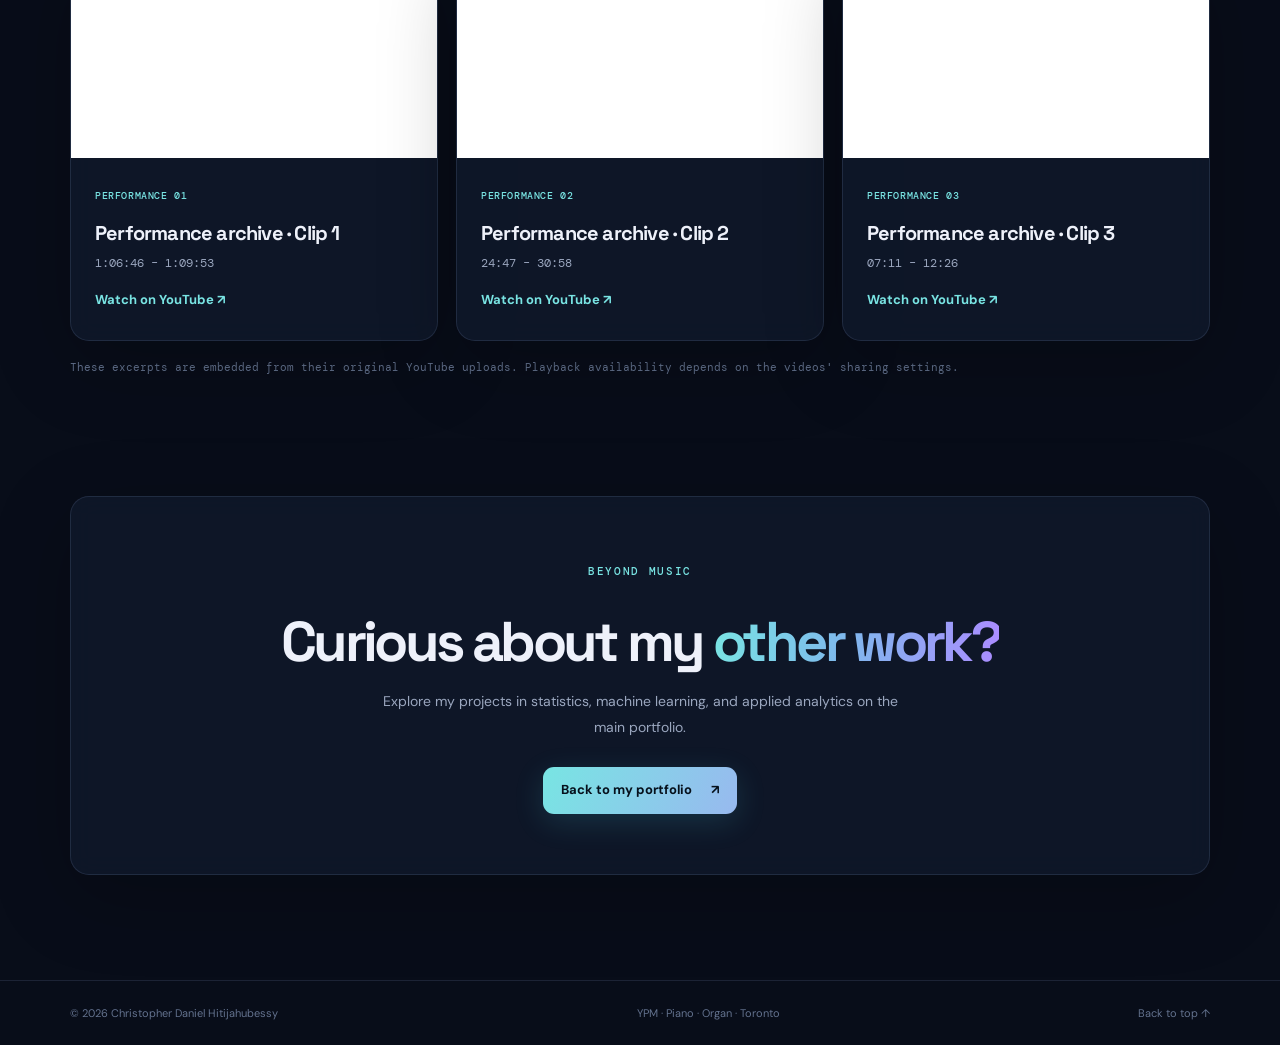
<file: music.html>
<!DOCTYPE html>
<html lang="en" data-theme="dark">
<head>
  <meta charset="UTF-8" />
  <meta name="viewport" content="width=device-width, initial-scale=1" />
  <meta name="theme-color" content="#080c18" />
  <meta name="description" content="Christopher Daniel Hitijahubessy: 11 years of classical piano studies at YPM, 2024 recital honours, piano and organ performances, and Music Minor at UTSC." />
  <meta property="og:title" content="Piano & Organ | Christopher Daniel Hitijahubessy" />
  <meta property="og:description" content="Classical piano, YPM final recital, awards, music performances, and collaboration." />
  <title>Piano & Organ | Christopher Daniel Hitijahubessy</title>
  <script>
    // Apply a previously chosen theme before the page renders.
    try {
      const saved = localStorage.getItem('portfolio-theme');
      if (saved === 'light' || saved === 'dark') document.documentElement.dataset.theme = saved;
    } catch (_) {}
  </script>
  <link rel="icon" href="favicon.svg" type="image/svg+xml" />
  <link rel="stylesheet" href="styles.css" />
  <link rel="stylesheet" href="music.css?v=2" />
  <script src="music.js?v=3" defer></script>
</head>
<body>
  <a class="skip-link" href="#main" data-t="skip">Skip to content</a>
  <div class="ambient ambient-one" aria-hidden="true"></div>
  <div class="ambient ambient-two" aria-hidden="true"></div>

  <header class="site-header" id="top">
    <nav class="nav container" aria-label="Main navigation" id="music-navigation">
      <a class="wordmark" href="index.html" aria-label="Back to portfolio">
        <span class="wordmark-symbol">C<span class="accent-dot">.</span></span>
        <span class="wordmark-label">portfolio<span class="accent-dot">/</span></span>
      </a>
      <div class="nav-links" id="nav-links">
        <a href="index.html" data-t="navHome">Home</a>
        <a href="#recital" data-t="navRecital">Recital</a>
        <a href="music.html" class="active" aria-current="page" data-t="navMusic">Music</a>
        <a href="#recordings" data-t="navPerformances">Performances</a>
      </div>
      <div class="nav-actions">
        <div class="language-switcher" role="group" aria-label="Select language">
          <button type="button" class="language-option is-active" data-lang="en" lang="en" aria-pressed="true" title="English">EN</button>
          <button type="button" class="language-option" data-lang="fr" lang="fr" aria-pressed="false" title="Français">FR</button>
          <button type="button" class="language-option" data-lang="id" lang="id" aria-pressed="false" title="Bahasa Indonesia">ID</button>
        </div>
        <button class="icon-button theme-toggle" type="button" aria-label="Switch to light theme" title="Toggle theme">
          <svg class="moon-icon" viewBox="0 0 24 24" width="19" height="19" fill="none" stroke="currentColor" stroke-width="1.8" stroke-linecap="round" stroke-linejoin="round" aria-hidden="true"><path d="M20.5 14.2A8.5 8.5 0 0 1 9.8 3.5 8.5 8.5 0 1 0 20.5 14.2Z"/></svg>
          <svg class="sun-icon" viewBox="0 0 24 24" width="19" height="19" fill="none" stroke="currentColor" stroke-width="1.8" stroke-linecap="round" aria-hidden="true"><circle cx="12" cy="12" r="4"/><path d="M12 2v2m0 16v2M4.93 4.93l1.42 1.42m11.3 11.3 1.42 1.42M2 12h2m16 0h2M4.93 19.07l1.42-1.42m11.3-11.3 1.42-1.42"/></svg>
        </button>
        <button class="icon-button menu-toggle" type="button" aria-label="Open menu" aria-expanded="false" aria-controls="nav-links"><span></span><span></span><span></span></button>
      </div>
    </nav>
  </header>

  <main id="main">
    <section class="music-hero container" aria-labelledby="music-title">
      <div class="music-hero-copy">
        <p class="music-eyebrow"><span class="music-eyebrow-line"></span><span data-t="eyebrow">ANOTHER SIDE OF MY STORY</span></p>
        <h1 id="music-title"><span data-t="heroTitleA">Pianist</span> <span class="gradient-text" data-t="heroTitleB">&amp; Organist.</span></h1>
        <p class="music-lede" data-t="heroIntro">For around eleven years, I studied classical piano at Sekolah Yayasan Pendidikan Musik (YPM), from its elementary level through pre-conservatory studies and my final recital in 2024.</p>
        <p class="music-sublede" data-t="heroSub">Today, I am a Music Minor at the University of Toronto Scarborough and play piano and organ with Umat Katolik Indonesia (UKI) Toronto.</p>
        <div class="music-actions">
          <a class="button button-primary" href="#journey"><span data-t="journeyCta">My musical journey</span><span aria-hidden="true">↗</span></a>
          <a class="button button-ghost" href="#recordings"><span data-t="recordingsCta">Watch performances</span><span aria-hidden="true">↓</span></a>
        </div>
        <div class="music-facts" aria-label="Music milestones">
          <div><strong>≈11</strong><span data-t="factYears">years at YPM</span></div>
          <div><strong>2024</strong><span data-t="factRecital">final recital</span></div>
          <div><strong>06</strong><span data-t="factAwards">graduation distinctions</span></div>
        </div>
        <p class="music-small-note"><span class="music-note-mark" aria-hidden="true">♪</span> <span data-t="heroNote">YPM alumnus · Classical piano · Piano &amp; organ at UKI Toronto</span></p>
      </div>
      <div class="music-art" aria-hidden="true">
        <div class="music-orbit orbit-one"></div><div class="music-orbit orbit-two"></div>
        <div class="music-panel">
          <div class="music-panel-header"><span class="music-panel-lights"><i></i><i></i><i></i></span><span>music / practice</span><span>✦</span></div>
          <div class="music-art-centre"><span class="music-art-symbol">𝄞</span><div class="staff-lines"></div></div>
          <div class="piano-keys">
            <span class="piano-key"></span><span class="piano-key black-after"></span><span class="piano-key black-after"></span><span class="piano-key"></span><span class="piano-key black-after"></span><span class="piano-key black-after"></span><span class="piano-key black-after"></span><span class="piano-key"></span><span class="piano-key black-after"></span><span class="piano-key black-after"></span><span class="piano-key"></span><span class="piano-key black-after"></span><span class="piano-key black-after"></span><span class="piano-key"></span>
          </div>
        </div>
        <span class="music-art-badge">♬ <span data-t="visualBadge">11 years at YPM</span></span>
      </div>
    </section>

    <section class="section music-section" id="journey" aria-labelledby="journey-title">
      <div class="container">
        <div class="section-heading">
          <span class="section-number" data-t="journeyKicker">01 / MUSICAL JOURNEY</span>
          <h2 id="journey-title"><span data-t="journeyTitleA">Eleven years of</span> <span class="gradient-text" data-t="journeyTitleB">music education.</span></h2>
          <p data-t="journeyDesc">From the foundations of musicianship to an intensive pre-conservatory programme at Sekolah Yayasan Pendidikan Musik (YPM).</p>
        </div>
        <div class="music-story-grid">
          <article class="glass-card music-story">
            <span class="music-story-index" data-t="story1Eyebrow">YPM · ELEMENTARY LEVEL</span>
            <span class="music-story-icon" aria-hidden="true">♪</span>
            <h3 data-t="story1Title">The foundations</h3>
            <p data-t="story1Body">Alongside classical piano lessons, I studied music theory, solfège, choir, and recorder—building the listening, reading, and ensemble skills that shaped my later studies.</p>
          </article>
          <article class="glass-card music-story">
            <span class="music-story-index" data-t="story2Eyebrow">YPM · PRE-CONSERVATORY</span>
            <span class="music-story-icon" aria-hidden="true">♫</span>
            <h3 data-t="story2Title">Pre-conservatory studies</h3>
            <p data-t="story2Body">My studies expanded to advanced theory and solfège, music history, psychology, pedagogy, and counterpoint, alongside more demanding piano repertoire.</p>
          </article>
          <article class="glass-card music-story">
            <span class="music-story-index" data-t="story3Eyebrow">2024 · FINAL EXAMINATION</span>
            <span class="music-story-icon" aria-hidden="true">♬</span>
            <h3 data-t="story3Title">The final recital</h3>
            <p data-t="story3Body">I completed my YPM studies with a six-work recital programme, including a compulsory piece announced only about six weeks before the examination.</p>
          </article>
        </div>
      </div>
    </section>

    <section class="section music-section music-focus-section" id="recital" aria-labelledby="recital-title">
      <div class="container">
        <div class="section-heading">
          <span class="section-number" data-t="recitalKicker">02 / FINAL RECITAL · 2024</span>
          <h2 id="recital-title"><span data-t="recitalTitleA">My graduating</span> <span class="gradient-text" data-t="recitalTitleB">recital programme.</span></h2>
          <p data-t="recitalDesc">Six works spanning Baroque, Romantic, twentieth-century, and Indonesian repertoire.</p>
        </div>
        <ol class="recital-list">
          <li class="recital-piece">
            <span class="piece-index">01</span>
            <div class="piece-details"><p class="piece-composer">Johann Sebastian Bach / Myra Hess</p><h3>Jesu, Joy of Man’s Desiring</h3><p class="piece-tempo">Simple and flowing</p></div>
            <span class="piece-era" data-t="eraBaroque">Bach / Hess arrangement</span>
          </li>
          <li class="recital-piece">
            <span class="piece-index">02</span>
            <div class="piece-details"><p class="piece-composer">Anton Stepanovich Arensky</p><h3>Étude, Op. 74, No. 7</h3><p class="piece-tempo">Andantino</p></div>
            <span class="piece-era" data-t="eraEtude">Étude</span>
          </li>
          <li class="recital-piece">
            <span class="piece-index">03</span>
            <div class="piece-details"><p class="piece-composer">Frédéric Chopin</p><h3>Nocturne, Op. 48, No. 1</h3><p class="piece-tempo">Lento · Poco più lento · Doppio movimento</p></div>
            <span class="piece-era">Nocturne</span>
          </li>
          <li class="recital-piece">
            <span class="piece-index">04</span>
            <div class="piece-details"><p class="piece-composer">Johann Christian Bach</p><h3>Sonata, Op. 17, No. 4 — I. Allegro</h3><p class="piece-tempo" data-t="sonataMovement">First movement</p></div>
            <span class="piece-era">Sonata</span>
          </li>
          <li class="recital-piece">
            <span class="piece-index">05</span>
            <div class="piece-details"><p class="piece-composer">Sergei Prokofiev</p><h3>Montagues and Capulets — <em>Romeo and Juliet</em>, Op. 75, No. 6</h3><p class="piece-tempo">Allegro pesante</p></div>
            <span class="piece-era" data-t="eraBallet">Ballet transcription</span>
          </li>
          <li class="recital-piece recital-piece-featured">
            <span class="piece-index">06</span>
            <div class="piece-details"><p class="piece-composer">Yazeed Djamin</p><h3>Srikandhy</h3><p class="piece-tempo">Allegro vivace · Andante</p><p class="piece-special" data-t="compulsoryNote">Compulsory piece assigned approximately 1½ months before the recital.</p></div>
            <span class="piece-era" data-t="eraCompulsory">Compulsory work</span>
          </li>
        </ol>
      </div>
    </section>

    <section class="section music-section" id="awards" aria-labelledby="awards-title">
      <div class="container">
        <div class="section-heading">
          <span class="section-number" data-t="awardsKicker">03 / 2024 YPM DISTINCTIONS</span>
          <h2 id="awards-title"><span data-t="awardsTitleA">Recognition at</span> <span class="gradient-text" data-t="awardsTitleB">graduation.</span></h2>
          <p data-t="awardsDesc">Awards and results from my final examination at YPM in 2024.</p>
        </div>
        <div class="music-awards-grid">
          <article class="award-card glass-card"><span class="award-symbol" aria-hidden="true">✦</span><span class="award-year">YPM · 2024</span><h3>Franz Szabo Prize for Distinction</h3></article>
          <article class="award-card glass-card"><span class="award-symbol" aria-hidden="true">✦</span><span class="award-year">YPM · 2024</span><h3>Artist Award</h3></article>
          <article class="award-card glass-card"><span class="award-symbol" aria-hidden="true">✦</span><span class="award-year">YPM · 2024</span><h3>Gold Medal</h3></article>
          <article class="award-card glass-card"><span class="award-symbol" aria-hidden="true">✦</span><span class="award-year">YPM · 2024</span><h3>Anton Stepanovich Arensky Prize</h3></article>
          <article class="award-card award-result glass-card"><span class="award-year" data-t="examResult">FINAL EXAMINATION RESULT</span><h3 data-t="highHonors">HIGH HONORS</h3></article>
          <article class="award-card award-result glass-card"><span class="award-year" data-t="examResult">FINAL EXAMINATION RESULT</span><h3 data-t="firstPrize">1ST PRIZE</h3></article>
        </div>
      </div>
    </section>

    <section class="section music-section music-focus-section" id="today" aria-labelledby="today-title">
      <div class="container">
        <div class="section-heading">
          <span class="section-number" data-t="todayKicker">04 / MUSIC TODAY</span>
          <h2 id="today-title"><span data-t="todayTitleA">Still making</span> <span class="gradient-text" data-t="todayTitleB">music.</span></h2>
          <p data-t="todayDesc">My musical life continues in Toronto, alongside my studies in Statistics at UTSC.</p>
        </div>
        <div class="music-today-grid">
          <article class="glass-card music-today-card">
            <span class="today-icon" aria-hidden="true">𝄞</span>
            <span class="card-kicker" data-t="todayCard1Kicker">UNIVERSITY OF TORONTO SCARBOROUGH</span>
            <h3 data-t="todayCard1Title">Music Minor &amp; ensembles</h3>
            <p data-t="todayCard1Body">I'm pursuing a Minor in Music alongside my Statistics Specialist. I'm planning to take MUZA66 LEC02 — Small Ensembles (Acoustic), and I'm interested in connecting with other musicians for the course.</p>
          </article>
          <article class="glass-card music-today-card">
            <span class="today-icon" aria-hidden="true">♩</span>
            <span class="card-kicker" data-t="todayCard2Kicker">UKI TORONTO</span>
            <h3 data-t="todayCard2Title">Piano &amp; organ at church</h3>
            <p data-t="todayCard2Body">I'm active as a pianist and organist with Umat Katolik Indonesia (UKI) Toronto, continuing to make music as part of the local Indonesian Catholic community.</p>
          </article>
        </div>
        <div class="music-collab glass-card" id="collaborate">
          <div>
            <span class="card-kicker" data-t="collabKicker">MUZA66 · SMALL ENSEMBLES (ACOUSTIC)</span>
            <h3 data-t="collabTitle">Interested in collaborating?</h3>
            <p data-t="collabBody">If you're also planning to take MUZA66 and are looking for someone to make music with, feel free to reach out. I'd love to connect and explore repertoire together.</p>
          </div>
          <a class="button button-primary" href="mailto:christopher.hitijahubessy@mail.utoronto.ca?subject=MUZA66%20Small%20Ensembles%20Collaboration"><span data-t="collabCta">Let's collaborate</span><span aria-hidden="true">↗</span></a>
        </div>
      </div>
    </section>

    <section class="section music-section" id="recordings" aria-labelledby="recordings-title">
      <div class="container">
        <div class="section-heading">
          <span class="section-number" data-t="recordingsKicker">05 / PERFORMANCE ARCHIVE</span>
          <h2 id="recordings-title"><span data-t="recordingsTitleA">Past</span> <span class="gradient-text" data-t="recordingsTitleB">performances.</span></h2>
          <p data-t="recordingsDesc">A few past performances shared on YouTube. Each video starts at the relevant section and stops at the supplied end time.</p>
        </div>
        <div class="performance-grid" id="recordings-list">
          <article class="performance-card glass-card">
            <div class="performance-video"><iframe title="Rachmaninoff Étude-Tableau, Op. 33 No. 7" data-t-title="video1Title" loading="lazy" src="https://www.youtube-nocookie.com/embed/LWhfC8o4aR0?start=4006&amp;end=4193&amp;rel=0" referrerpolicy="strict-origin-when-cross-origin" allow="accelerometer; autoplay; clipboard-write; encrypted-media; gyroscope; picture-in-picture; web-share" allowfullscreen></iframe></div>
            <div class="performance-info"><span class="performance-label" data-t="performance1">PERFORMANCE 01</span><h3 data-t="performanceTitle1">Rachmaninoff — Étude-Tableau, Op. 33 No. 7</h3><p>1:06:46 – 1:09:53</p><a href="https://www.youtube.com/watch?v=LWhfC8o4aR0&amp;t=4006s" target="_blank" rel="noopener noreferrer"><span data-t="youtubeCta">Watch on YouTube</span> ↗</a></div>
          </article>
          <article class="performance-card glass-card">
            <div class="performance-video"><iframe title="Bach Well-Tempered Clavier Book I, Prelude and Fugue No. 6, BWV 851" data-t-title="video2Title" loading="lazy" src="https://www.youtube-nocookie.com/embed/YRiOrBTATjQ?start=1487&amp;end=1858&amp;rel=0" referrerpolicy="strict-origin-when-cross-origin" allow="accelerometer; autoplay; clipboard-write; encrypted-media; gyroscope; picture-in-picture; web-share" allowfullscreen></iframe></div>
            <div class="performance-info"><span class="performance-label" data-t="performance2">PERFORMANCE 02</span><h3 data-t="performanceTitle2">J. S. Bach — The Well-Tempered Clavier, Book I: Prelude &amp; Fugue No. 6 (BWV 851)</h3><p>24:47 – 30:58</p><a href="https://www.youtube.com/watch?v=YRiOrBTATjQ&amp;t=1487s" target="_blank" rel="noopener noreferrer"><span data-t="youtubeCta">Watch on YouTube</span> ↗</a></div>
          </article>
          <article class="performance-card glass-card">
            <div class="performance-video"><iframe title="Debussy Arabesque No. 1" data-t-title="video3Title" loading="lazy" src="https://www.youtube-nocookie.com/embed/4ZT4mtuxpJs?start=431&amp;end=746&amp;rel=0" referrerpolicy="strict-origin-when-cross-origin" allow="accelerometer; autoplay; clipboard-write; encrypted-media; gyroscope; picture-in-picture; web-share" allowfullscreen></iframe></div>
            <div class="performance-info"><span class="performance-label" data-t="performance3">PERFORMANCE 03</span><h3 data-t="performanceTitle3">Debussy — Arabesque No. 1</h3><p>07:11 – 12:26</p><a href="https://www.youtube.com/watch?v=4ZT4mtuxpJs&amp;t=431s" target="_blank" rel="noopener noreferrer"><span data-t="youtubeCta">Watch on YouTube</span> ↗</a></div>
          </article>
        </div>
        <p class="performance-note" data-t="videoDisclaimer">These excerpts are embedded from their original YouTube uploads. Playback availability depends on the videos' sharing settings.</p>
      </div>
    </section>

    <section class="section music-section music-last-section" aria-labelledby="back-title">
      <div class="container"><div class="music-closer glass-card"><span class="section-number" data-t="closerKicker">BEYOND MUSIC</span><h2 id="back-title"><span data-t="closerTitleA">Curious about my</span> <span class="gradient-text" data-t="closerTitleB">other work?</span></h2><p data-t="closerDesc">Explore my statistics, machine learning, and data analytics projects on my main portfolio.</p><a class="button button-primary" href="index.html"><span data-t="backCta">Back to my portfolio</span><span aria-hidden="true">↗</span></a></div></div>
    </section>
  </main>
  <footer class="footer"><div class="container footer-inner"><span>© <span id="music-year">2026</span> Christopher Daniel Hitijahubessy</span><span data-t="footer">YPM · Piano · Organ · Toronto</span><a class="back-to-top" href="#top" data-t="top">Back to top ↑</a></div></footer>
</body>
</html>
</file>
<file: styles.css>
@import url('https://fonts.googleapis.com/css2?family=DM+Mono:wght@400;500&family=DM+Sans:wght@400;500;600;700&family=Space+Grotesk:wght@400;500;600;700&display=swap');

:root{color-scheme:dark;--bg:#080d19;--bg2:#0a1020;--ink:#eef1fa;--muted:#9ba7bf;--subtle:#63728e;--glass:rgba(17,27,46,.73);--glass-solid:#10192d;--line:rgba(162,183,235,.13);--line-strong:rgba(176,202,255,.24);--accent:#79e4e3;--accent2:#ab8cff;--nav:rgba(8,13,25,.77);--shadow:0 22px 80px rgba(0,0,0,.22);--font-head:'Space Grotesk','Segoe UI',sans-serif;--font-body:'DM Sans','Segoe UI',sans-serif;--font-mono:'DM Mono',Consolas,monospace}
html[data-theme="light"]{color-scheme:light;--bg:#f8faff;--bg2:#f0f5ff;--ink:#17223a;--muted:#586982;--subtle:#71839a;--glass:rgba(255,255,255,.78);--glass-solid:#fff;--line:rgba(39,64,110,.13);--line-strong:rgba(39,64,110,.24);--accent:#068b98;--accent2:#7955dd;--nav:rgba(248,250,255,.84);--shadow:0 22px 80px rgba(45,55,88,.1)}
*{box-sizing:border-box}html{scroll-behavior:smooth;scroll-padding-top:90px}body{margin:0;background:var(--bg);color:var(--ink);font-family:var(--font-body);line-height:1.68;overflow-x:hidden}button,a{font:inherit}button{cursor:pointer}a{color:inherit;text-decoration:none}button:focus-visible,a:focus-visible{outline:2px solid var(--accent);outline-offset:5px}::selection{background:rgba(121,228,227,.33);color:var(--ink)}
.container{width:min(1140px,calc(100% - 64px));margin-inline:auto}.skip-link{position:fixed;top:-80px;left:16px;z-index:99;padding:10px 16px;background:var(--ink);color:var(--bg);border-radius:8px}.skip-link:focus{top:14px}.scroll-progress{height:3px;background:linear-gradient(90deg,var(--accent),var(--accent2));position:fixed;inset:0 auto auto 0;z-index:90;width:0;pointer-events:none}.ambient{position:absolute;border-radius:50%;pointer-events:none;filter:blur(95px);opacity:.2}.ambient-one{width:380px;height:380px;background:#5d3fd1;top:70px;left:-240px}.ambient-two{width:330px;height:330px;background:#0db0b9;top:470px;right:-235px}.ambient,#particles{z-index:0}#particles{pointer-events:none;position:absolute;inset:0 0 auto 0;width:100%;height:850px;opacity:.48}html[data-theme="light"] #particles{opacity:.23}
.site-header{height:78px;position:sticky;top:0;z-index:80;background:var(--nav);backdrop-filter:blur(18px);-webkit-backdrop-filter:blur(18px);border-bottom:1px solid var(--line)}.nav{height:100%;display:flex;align-items:center;justify-content:space-between;gap:30px}.wordmark{display:inline-flex;align-items:baseline;gap:12px;white-space:nowrap}.wordmark-symbol{font-family:var(--font-head);font-weight:700;font-size:30px;letter-spacing:-.09em}.accent-dot{color:var(--accent)}.wordmark-label{font-size:13px;color:var(--muted);letter-spacing:.05em;font-weight:600}.nav-links{display:flex;align-items:center;gap:40px;margin-left:auto}.nav-links a{color:var(--muted);font-size:13px;font-weight:600;transition:color .2s}.nav-links a:hover,.nav-links a.active{color:var(--accent)}.nav-actions{display:flex;gap:10px;align-items:center}.icon-button{width:39px;height:39px;border:1px solid var(--line-strong);border-radius:12px;color:var(--muted);background:rgba(139,156,194,.06);display:grid;place-items:center;transition:background .2s,color .2s}.icon-button:hover{color:var(--ink);background:rgba(139,156,194,.13)}.sun-icon{display:none}html[data-theme="light"] .sun-icon{display:block}html[data-theme="light"] .moon-icon{display:none}.menu-toggle{display:none;position:relative;align-content:center;justify-items:center;gap:4px}.menu-toggle span{width:17px;height:2px;background:currentColor;border-radius:1px}
.hero{min-height:660px;padding-top:114px;padding-bottom:100px;position:relative;display:grid;grid-template-columns:1.1fr .9fr;gap:60px;align-items:center}.hero-copy{position:relative;z-index:2}.status{font-family:var(--font-mono);font-size:11px;letter-spacing:.045em;display:inline-flex;align-items:center;gap:10px;border:1px solid var(--line-strong);background:rgba(121,228,227,.035);color:var(--muted);padding:8px 13px;border-radius:100px;margin:0 0 33px}.status-led,.tiny-led{width:7px;height:7px;display:inline-block;flex:none;background:#61d7b2;border-radius:50%;box-shadow:0 0 12px rgba(97,215,178,.8)}.hero-intro{font-size:19px;margin:0 0 10px;font-weight:500}.hello{color:var(--accent2)}h1,h2,h3,p{margin-top:0}.hero h1{font-family:var(--font-head);font-size:clamp(52px,5.4vw,83px);letter-spacing:-.075em;line-height:1.095;font-weight:700;margin:0 0 26px}.gradient-text{background:linear-gradient(95deg,var(--accent) 0%,#7eb9ec 45%,var(--accent2) 100%);background-clip:text;-webkit-background-clip:text;color:transparent}.hero-description{max-width:545px;color:var(--muted);font-size:16px;line-height:1.9;margin-bottom:28px}.hero-description strong{color:var(--ink);font-weight:600}.hero-cta,.contact-actions{display:flex;align-items:center;flex-wrap:wrap;gap:12px}.button{min-height:47px;display:inline-flex;align-items:center;justify-content:center;gap:19px;border-radius:11px;padding:12px 18px;font-size:13px;font-weight:700;transition:transform .25s ease,background .25s ease,box-shadow .25s ease;white-space:nowrap}.button:hover{transform:translateY(-3px)}.button-primary{background:linear-gradient(115deg,#78e5e3,#98b9ef);color:#06111c;box-shadow:0 8px 30px rgba(70,198,218,.16)}.button-primary:hover{box-shadow:0 10px 30px rgba(70,198,218,.27)}.button-ghost{background:rgba(144,161,200,.075);border:1px solid var(--line-strong);color:var(--ink)}.button-ghost:hover{background:rgba(144,161,200,.14)}.hero-caption{display:flex;align-items:center;gap:13px;font-family:var(--font-mono);font-size:10px;color:var(--subtle);margin-top:58px}.caption-line{width:33px;height:1px;background:var(--subtle)}
.hero-visual{width:100%;position:relative;z-index:1;transform:translateY(-9px)}.visual-halo{position:absolute;inset:12% 0;border-radius:50%;background:radial-gradient(circle,rgba(113,112,249,.19),rgba(67,209,203,.07) 40%,transparent 70%);transform:scale(1.5);filter:blur(20px);pointer-events:none}.dashboard-window{position:relative;border:1px solid rgba(166,182,236,.25);background:rgba(12,21,40,.92);border-radius:17px;box-shadow:0 32px 95px rgba(0,0,0,.43),0 0 70px rgba(103,104,242,.06);overflow:hidden;transform:rotate(-3deg);transition:transform .5s ease}.hero-visual:hover .dashboard-window{transform:rotate(0deg) translateY(-5px)}.window-titlebar{height:46px;border-bottom:1px solid rgba(165,182,223,.11);display:flex;align-items:center;padding:0 16px;justify-content:space-between}.traffic-lights{display:flex;gap:6px}.traffic-lights i{width:8px;height:8px;border-radius:50%;background:#f48484}.traffic-lights i:nth-child(2){background:#f4c375}.traffic-lights i:nth-child(3){background:#6fcca9}.window-title{font-family:var(--font-mono);color:#98a5bc;font-size:11px}.window-sparkle{color:#8de1df;font-size:17px}.dashboard-body{padding:23px 22px 20px;color:#eff5ff}.dashboard-topline{font-family:var(--font-mono);font-size:11px;color:#a4b1cd;display:flex;align-items:center;gap:8px}.terminal-chevron{font-size:22px;color:#80dcd3;line-height:1}.terminal-cursor{color:#8adfdc;animation:blink 1s steps(1) infinite}.chart-heading{margin-top:31px;display:flex;align-items:center;justify-content:space-between;font-size:12px;color:#c9d3e7;font-weight:700}.chart-pill{font-size:9px;color:#94efda;padding:3px 7px;border:1px solid rgba(115,224,196,.3);border-radius:5px;background:rgba(80,227,191,.075);letter-spacing:.05em}.chart-svg{width:100%;height:auto;display:block;margin:9px 0 4px;overflow:visible}.grid-lines{color:rgba(130,161,207,.13)}.plot-path{stroke-dasharray:500;stroke-dashoffset:500;animation:draw-line 2.5s ease .6s forwards}.plot-dots{animation:appear 1.1s ease 1.2s both}.plot-pulse{animation:pulse 2.2s ease infinite;transform-origin:384px 45px}.chart-bottom{display:flex;gap:35px;border-top:1px solid rgba(160,188,231,.12);padding-top:17px}.chart-bottom>div{display:flex;flex-direction:column;gap:3px}.metric-label{font-family:var(--font-mono);font-size:9px;letter-spacing:.09em;color:#8796b4}.chart-bottom strong{font-size:12px;font-weight:600;color:#d5e0f4}.chart-bottom strong.success{color:#8de4cb;display:flex;align-items:center;gap:8px}.code-line{background:rgba(19,35,61,.95);border:1px solid rgba(161,181,228,.09);margin-top:20px;padding:12px;border-radius:7px;font-size:10px;font-family:var(--font-mono);color:#c2cfe5;white-space:nowrap}.code-line>span:first-child{color:#5c749a;margin-right:10px}.code-purple{color:#bc9bff}.code-cyan{color:#76d8e8}.code-comment{color:#70819f}.floating-tag{position:absolute;z-index:2;background:rgba(20,32,54,.96);border:1px solid rgba(157,173,232,.25);box-shadow:0 14px 30px rgba(0,0,0,.25);color:#d3deef;font-size:11px;font-weight:700;padding:10px 15px;border-radius:10px;backdrop-filter:blur(8px);white-space:nowrap;animation:float 5s ease-in-out infinite}.tag-icon{color:#9f8eff;margin-right:6px}.tag-a{top:3%;right:-9%;animation-delay:-1s}.tag-b{bottom:-4%;left:-10%;animation-delay:-3s}
.section{position:relative;padding:94px 0}.section-about{background:linear-gradient(180deg,transparent,rgba(110,132,190,.035) 70%,transparent)}.section-heading{margin-bottom:41px}.section-number{font:500 11px var(--font-mono);letter-spacing:.15em;color:var(--accent);display:inline-block;margin-bottom:17px}.section-heading h2,.contact-panel h2{font:700 clamp(36px,4vw,55px)/1.18 var(--font-head);letter-spacing:-.06em;margin:0 0 14px}.section-heading>p{color:var(--muted);font-size:15px;max-width:600px;line-height:1.8;margin:0}.glass-card{border:1px solid var(--line);background:var(--glass);border-radius:19px;box-shadow:var(--shadow);backdrop-filter:blur(12px)}.about-grid{display:grid;grid-template-columns:1.06fr .94fr;gap:20px}.about-card{padding:36px}.card-kicker{color:var(--accent);letter-spacing:.1em;font:500 10px var(--font-mono)}.about-card h3{font:700 25px var(--font-head);letter-spacing:-.04em;margin:19px 0}.about-card p{color:var(--muted);font-size:14px;line-height:1.95;margin:0 0 14px}.about-card p strong{color:var(--ink);font-weight:600}.text-link{font-size:13px;color:var(--accent);font-weight:700;display:inline-flex;gap:11px;margin-top:13px}.text-link:hover{text-decoration:underline;text-underline-offset:4px}.skills-card{padding:31px 32px;overflow:hidden}.skills-top{display:flex;justify-content:space-between;align-items:center}.sparkle-icon{font-size:25px;color:var(--accent2)}.skill-block{margin-top:23px}.skill-block p{color:var(--muted);font-size:12px;font-weight:700;margin-bottom:10px}.chips,.project-tags{display:flex;gap:8px;flex-wrap:wrap}.chips span,.project-tags span{font-size:11px;background:rgba(139,156,208,.09);padding:6px 10px;border:1px solid var(--line);border-radius:7px;color:var(--ink)}.skills-footer{margin-top:26px;display:flex;align-items:center;gap:10px;color:var(--subtle);font:11px var(--font-mono)}.gradient-orb{width:13px;height:13px;border-radius:50%;background:linear-gradient(135deg,var(--accent),var(--accent2));box-shadow:0 0 18px rgba(145,120,250,.5)}
.section-projects{padding-bottom:90px}.filter-bar{display:flex;flex-wrap:wrap;gap:10px;margin:0 0 24px}.filter-button{border:1px solid var(--line-strong);border-radius:100px;background:transparent;color:var(--muted);padding:9px 16px;font-size:12px;font-weight:700;transition:.2s ease}.filter-button:hover{color:var(--ink);border-color:var(--accent2)}.filter-button.active{border-color:var(--accent);background:rgba(115,229,223,.1);color:var(--accent)}.filter-button span{opacity:.6;margin-left:5px;font:10px var(--font-mono)}.projects-grid{display:grid;grid-template-columns:repeat(3,minmax(0,1fr));gap:18px}.project-card{overflow:hidden;transition:transform .25s ease,border-color .25s ease}.project-card:hover{transform:translateY(-7px);border-color:var(--line-strong)}.project-card[hidden]{display:none!important}.project-art{height:188px;position:relative;display:flex;align-items:center;justify-content:center;overflow:hidden;border-bottom:1px solid var(--line)}.project-art svg{position:relative;z-index:1;width:82%;max-height:145px;filter:drop-shadow(0 5px 20px rgba(110,112,248,.25))}.art-grid{position:absolute;inset:0;background-size:27px 27px;background-image:linear-gradient(rgba(163,183,231,.07) 1px,transparent 1px),linear-gradient(90deg,rgba(163,183,231,.07) 1px,transparent 1px);mask-image:linear-gradient(black,transparent)}.art-ml{background:radial-gradient(ellipse at 60% 80%,rgba(91,99,216,.25),transparent 70%),#111b33}.art-teaching{background:radial-gradient(ellipse at 60% 80%,rgba(43,178,168,.19),transparent 70%),#0e2130}.art-upcoming{background:radial-gradient(ellipse at 55% 60%,rgba(146,103,225,.25),transparent 70%),#17152e}.project-art-label{font:9px var(--font-mono);letter-spacing:.12em;color:#aab9d2;position:absolute;top:17px;left:19px;z-index:2}.large-asterisk{font-size:118px;line-height:1;background:linear-gradient(150deg,#72dfdc,#a281fa);background-clip:text;-webkit-background-clip:text;color:transparent;animation:slow-spin 22s linear infinite}.project-content{padding:23px 23px 25px}.project-meta{display:flex;align-items:center;gap:9px;flex-wrap:wrap;font:10px var(--font-mono);color:var(--subtle);margin-bottom:11px}.meta-dot{font-size:6px;color:var(--accent2)}.project-content h3{font:700 21px/1.25 var(--font-head);letter-spacing:-.04em;margin-bottom:10px}.project-content>p{font-size:13px;color:var(--muted);line-height:1.8;min-height:96px;margin:0 0 14px}.project-tags{gap:6px}.project-tags span{font-size:10px;padding:4px 8px;color:var(--muted)}.project-footnote{margin-top:22px;display:block;font-size:10px;color:var(--subtle)}.project-footnote code{font-family:var(--font-mono)}.no-projects{color:var(--muted);padding:20px}
.section-journey{background:linear-gradient(180deg,rgba(93,111,171,.055),rgba(93,111,171,.005));border-block:1px solid var(--line)}.journey-layout{display:grid;grid-template-columns:.92fr 1.08fr;gap:80px}.timeline{border-left:1px solid var(--line-strong);margin-top:12px;padding-left:32px}.timeline-item{position:relative;padding-bottom:37px}.timeline-item:last-child{padding-bottom:2px}.timeline-node{position:absolute;width:12px;height:12px;border-radius:50%;left:-39px;top:6px;background:var(--accent2);border:3px solid var(--bg2);box-shadow:0 0 0 1px var(--accent2)}.timeline-tag{font:10px var(--font-mono);letter-spacing:.07em;color:var(--accent);display:block;margin-bottom:7px}.timeline-item h3{font:700 19px var(--font-head);letter-spacing:-.025em;margin:0 0 5px}.timeline-item p{font-size:13px;line-height:1.75;color:var(--muted);margin:0}
.contact-section{padding:108px 0 100px}.contact-panel{text-align:center;border:1px solid var(--line-strong);border-radius:25px;padding:71px 30px 67px;position:relative;overflow:hidden;background:radial-gradient(ellipse at 50% 120%,rgba(95,109,245,.14),transparent 65%),var(--glass)}.contact-glow{position:absolute;inset:auto 20% -110px;height:180px;background:var(--accent2);filter:blur(110px);opacity:.17;pointer-events:none}.contact-panel .section-number{position:relative}.contact-panel h2{position:relative;max-width:680px;margin:0 auto 17px}.contact-panel p{font-size:14px;color:var(--muted);max-width:510px;margin:0 auto 27px}.contact-actions{justify-content:center;position:relative}.contact-note{font:11px/1.7 var(--font-mono);color:var(--muted)}.contact-note code{color:var(--accent)}.footer{border-top:1px solid var(--line);padding:23px 0}.footer-inner{display:flex;align-items:center;justify-content:space-between;gap:12px}.footer-inner>span,.back-to-top{font-size:11px;color:var(--subtle)}.back-to-top:hover{color:var(--accent)}
.reveal{opacity:0;transform:translateY(25px);transition:opacity .75s ease,transform .75s ease}.reveal.is-visible{opacity:1;transform:translateY(0)}.hero-visual.reveal.is-visible{transform:translateY(-9px)}
@keyframes draw-line{to{stroke-dashoffset:0}}@keyframes appear{from{opacity:0}to{opacity:1}}@keyframes blink{50%{opacity:0}}@keyframes pulse{0%,100%{transform:scale(.8);opacity:.3}50%{transform:scale(1.5);opacity:.8}}@keyframes float{0%,100%{transform:translateY(0)}50%{transform:translateY(-12px)}}@keyframes slow-spin{to{transform:rotate(360deg)}}
@media(max-width:1100px){.hero{grid-template-columns:1fr .85fr;gap:38px}.tag-a{right:-4%}.tag-b{left:-4%}.hero h1{font-size:clamp(50px,5.3vw,73px)}}
@media(max-width:850px){.container{width:min(100% - 40px,1140px)}.hero{grid-template-columns:1fr;gap:65px;padding-top:80px;padding-bottom:85px}.hero-copy{max-width:670px}.hero-visual{max-width:500px;margin-inline:auto}.hero h1{font-size:clamp(55px,9vw,78px)}.about-grid,.journey-layout{grid-template-columns:1fr;gap:22px}.journey-layout{gap:40px}.projects-grid{grid-template-columns:repeat(2,minmax(0,1fr))}.section{padding:80px 0}.nav-links{gap:20px}}
@media(max-width:600px){.container{width:calc(100% - 36px)}.site-header{height:66px}.wordmark-label{display:none}.menu-toggle{display:grid}.nav-links{display:none;position:absolute;top:65px;left:0;right:0;background:var(--nav);border-bottom:1px solid var(--line-strong);padding:15px 24px 24px;flex-direction:column;align-items:stretch;gap:5px;backdrop-filter:blur(20px)}.nav-links.open{display:flex}.nav-links a{padding:10px 8px;font-size:14px}.hero{padding-top:62px;padding-bottom:65px;gap:55px;min-height:unset}.status{font-size:10px;margin-bottom:28px}.hero-intro{font-size:16px}.hero h1{font-size:clamp(46px,11.3vw,64px)}.hero-description{font-size:14px}.hero-cta{align-items:stretch}.button{font-size:12px}.hero-caption{margin-top:32px}.hero-visual{width:92%}.tag-a{top:-18px;right:-12px}.tag-b{bottom:-20px;left:-15px}.floating-tag{padding:7px 10px;font-size:9px}.dashboard-body{padding:16px 15px}.chart-heading{margin-top:19px}.chart-bottom{gap:20px}.chart-bottom strong{font-size:10px}.code-line{font-size:8px}.section{padding:65px 0}.section-heading h2,.contact-panel h2{font-size:clamp(35px,8.3vw,47px)}.about-card,.skills-card{padding:26px}.projects-grid{grid-template-columns:1fr}.project-content>p{min-height:unset}.project-art{height:188px}.filter-bar{gap:7px}.filter-button{font-size:11px;padding:7px 10px}.contact-panel{padding:47px 20px}.footer-inner{flex-wrap:wrap}.footer-inner>span{order:3;width:100%;text-align:center}.back-to-top{margin-left:auto}}
@media(prefers-reduced-motion:reduce){*,*::before,*::after{animation-duration:.01ms!important;animation-iteration-count:1!important;scroll-behavior:auto!important;transition-duration:.01ms!important}.reveal{opacity:1;transform:none}.plot-path{stroke-dashoffset:0}}
/* Keep conditional controls hidden even if they also have display styles. */
[hidden]{display:none!important}
/* Decorative glows should never create a horizontal scrollbar. */
.ambient-two{right:0;width:220px}
@media(max-width:600px){.visual-halo{inset:13% 8%;transform:scale(1.04)}}

/* ================================================
   2026 portfolio update — honours + TrustGuard
   ================================================ */
.hero-highlights{display:flex;align-items:center;gap:22px;margin-top:26px;flex-wrap:wrap}
.hero-highlight{display:flex;align-items:center;gap:12px}
.hero-highlight strong{font:700 23px/1 var(--font-head);letter-spacing:-.05em;color:var(--accent)}
.hero-highlight span{font:11px/1.5 var(--font-mono);color:var(--muted)}
.highlight-separator{height:31px;width:1px;background:var(--line-strong)}
.honors-card{margin-top:22px;padding:24px 30px;display:flex;gap:20px;align-items:center}
.honors-icon{height:53px;width:53px;display:grid;place-items:center;border-radius:16px;background:linear-gradient(135deg,rgba(118,230,216,.15),rgba(171,140,255,.2));color:var(--accent);font-size:33px;flex:none}
.honors-copy{flex:1}.honors-copy h3{font:700 20px/1.3 var(--font-head);margin:7px 0 4px}.honors-accent{color:var(--accent);font-weight:500}.honors-copy p{font-size:12px;color:var(--muted);margin:0}
.honors-years{display:flex;gap:8px;flex-wrap:wrap}.honors-years span{font:11px var(--font-mono);padding:8px 10px;border:1px solid var(--line-strong);border-radius:8px;color:var(--ink);background:rgba(120,228,224,.04)}
.project-featured{grid-column:1/-1;display:grid;grid-template-columns:.86fr 1.14fr;min-height:470px}
.project-featured .project-art{height:100%;min-height:470px;border-bottom:0;border-right:1px solid var(--line)}
.art-trustguard{background:radial-gradient(circle at 63% 22%,rgba(84,209,203,.18),transparent 52%),radial-gradient(circle at 5% 85%,rgba(132,92,239,.19),transparent 62%),#0b182a;flex-direction:column;justify-content:flex-start}
.trustguard-mark{position:relative;z-index:2;margin-top:101px;color:#e9f5ff;font:700 clamp(26px,3vw,40px)/1 var(--font-head);letter-spacing:.04em}
.trustguard-mark span{color:#76e4df}.guard-symbol{font-size:40px;margin-right:9px;color:#ad9aff;vertical-align:-2px}
.project-art .trustguard-graph{position:relative;width:91%;max-height:none;height:187px;margin-top:34px;filter:drop-shadow(0 0 22px rgba(89,223,212,.11))}
.guard-chart-caption{font:10px var(--font-mono);color:#91a8ca;margin-top:17px;position:relative;z-index:2;text-align:center;line-height:1.6}
.featured-content{padding:34px 34px 31px}.project-featured .project-content>p{min-height:unset;line-height:1.85}
.featured-content>h3{font-size:32px}.featured-content>p strong{color:var(--ink)}
.contributions{border-top:1px solid var(--line);border-bottom:1px solid var(--line);padding:15px 0 12px;margin:17px 0 12px}
.contributions-title{display:block;color:var(--accent);font:10px var(--font-mono);letter-spacing:.12em;margin-bottom:11px}
.contributions>div{display:flex;gap:12px;align-items:flex-start;margin-bottom:10px;font-size:12px;line-height:1.6;color:var(--muted)}
.contributions>div b{color:var(--accent2);font:11px var(--font-mono);padding-top:2px}
.contributions>div strong{color:var(--ink);font-weight:600}
.project-featured .project-content p.team-work{color:var(--subtle);font-size:11px;margin-bottom:15px}
.project-link{display:inline-flex;align-items:center;gap:8px;margin-top:20px;color:var(--accent);font-weight:700;font-size:12px;padding-bottom:3px;border-bottom:1px solid currentColor}
.project-link:hover{color:var(--accent2)}
.art-climate{background:radial-gradient(ellipse at 65% 80%,rgba(32,190,132,.20),transparent 70%),#0c2425}
@media(max-width:850px){.project-featured{grid-template-columns:1fr}.project-featured .project-art{height:270px;min-height:270px;border-right:0;border-bottom:1px solid var(--line)}.trustguard-mark{margin-top:50px}.project-art .trustguard-graph{height:102px;margin-top:14px}.guard-chart-caption{margin-top:8px}}
@media(max-width:600px){.hero-highlights{gap:15px;margin-top:25px}.hero-highlight strong{font-size:20px}.hero-highlight span{font-size:9px}.honors-card{align-items:flex-start;gap:12px;padding:20px;flex-wrap:wrap}.honors-icon{width:39px;height:39px;border-radius:11px;font-size:25px}.honors-copy{flex-basis:calc(100% - 55px)}.honors-copy h3{font-size:17px}.honors-years{margin-left:51px}.project-featured .project-art{height:240px;min-height:240px}.trustguard-mark{margin-top:48px;font-size:26px}.guard-symbol{font-size:26px;margin-right:5px}.project-art .trustguard-graph{height:91px;margin-top:10px}.guard-chart-caption{font-size:8px}.featured-content{padding:25px}.featured-content>h3{font-size:27px}.contributions>div{font-size:11px}}

/* v3: resume-based education, experience and portfolio details */
.hero-fullname{font:500 11px/1.4 var(--font-mono);letter-spacing:.07em;color:var(--subtle);margin:-4px 0 11px}
.experience-note{color:var(--muted);margin-top:20px;padding:16px 18px;border:1px solid var(--line);border-radius:13px;background:var(--glass);font-size:12px;line-height:1.7}
.role-type{font-size:.78em;font-weight:500;color:var(--muted)}
.section-education{padding-top:106px;padding-bottom:108px}
.education-layout{display:grid;grid-template-columns:1.03fr .97fr;gap:20px;align-items:start}
.education-main,.education-small{padding:30px 32px}
.education-main h3{font:700 27px/1.35 var(--font-head);letter-spacing:-.04em;margin:19px 0 4px}
.degree-tag{font:500 10px var(--font-mono);letter-spacing:.1em;padding:5px 8px;border:1px solid var(--line-strong);border-radius:6px;color:var(--accent);vertical-align:middle;white-space:nowrap}
.edu-years,.side-date{font:11px/1.7 var(--font-mono);color:var(--accent);margin:9px 0 17px}
.education-main p,.education-small p{color:var(--muted);font-size:13px;line-height:1.85;margin-bottom:13px}
.education-main p strong,.education-small p strong{color:var(--ink)}
.education-main .edu-detail{color:var(--ink);font-weight:600}
.education-divider{height:1px;background:var(--line);margin:25px 0}
.achievement-list{padding-left:19px;color:var(--muted);font-size:13px;line-height:1.85;margin:11px 0 25px}
.achievement-list li{margin:8px 0}.achievement-list strong{color:var(--ink)}
.education-main .coursework{margin:12px 0 0}
.education-side{display:grid;gap:20px}
.education-small h3{font:700 20px/1.3 var(--font-head);letter-spacing:-.03em;margin:16px 0 4px}
.education-small p:last-child{margin-bottom:0}
.cert-list{list-style:none;margin:20px 0 0;padding:0}
.cert-list li{display:flex;gap:10px;justify-content:space-between;align-items:flex-start;border-top:1px solid var(--line);padding:12px 0;color:var(--muted);font-size:12px;line-height:1.5}
.cert-list li span:first-child{flex:1}
.cert-status{color:var(--accent);font:10px/1.5 var(--font-mono);white-space:nowrap}
.cert-status.progress{color:var(--accent2)}
.art-diabetes{background:radial-gradient(ellipse at 50% 70%,rgba(104,199,231,.19),transparent 70%),#111b33;flex-direction:column}
.art-competition{background:radial-gradient(ellipse at 50% 60%,rgba(182,143,248,.24),transparent 70%),#17172f;flex-direction:column}
.art-big-number{font:700 79px/1 var(--font-head);color:#b7e7fa;letter-spacing:-.08em;position:relative;z-index:1}
.art-big-number span{font-size:30px;color:#b59afa;margin-left:4px}
.art-trophy{font:700 90px/1 var(--font-head);color:#c4a5ff;position:relative;z-index:1;text-shadow:0 0 30px rgba(165,123,242,.3)}
.art-subtitle{font:10px var(--font-mono);color:#a5b7ce;letter-spacing:.12em;position:relative;z-index:1}
@media(max-width:850px){.education-layout{grid-template-columns:1fr}.section-education{padding-block:80px}}
@media(max-width:600px){.hero-fullname{font-size:10px}.education-main,.education-small{padding:25px}.education-main h3{font-size:23px}.education-small h3{font-size:19px}.section-education{padding-block:65px}.role-type{display:block;margin-top:4px}}

/* TrustGuard video layout fix */

.project-featured {
  display: grid;
  grid-template-columns: minmax(0, 1fr);
  min-height: 0;
}

.project-featured .project-art {
  width: 100%;
  min-width: 0;
  height: auto;
  min-height: 0;
  padding: 55px 20px 24px;
  box-sizing: border-box;

  display: flex;
  flex-direction: column;
  align-items: center;
  justify-content: center;

  border-right: none;
  border-bottom: 1px solid var(--line);
  overflow: hidden;
}

.project-featured .trustguard-player {
  display: block;
  width: 100%;
  max-width: 940px;
  min-width: 0;
  height: auto;
  object-fit: contain;
  object-position: center;

  border-radius: 12px;
  background: #080c18;
}

@media (max-width: 600px) {
  .project-featured .project-art {
    height: auto;
    min-height: 0;
    padding: 48px 12px 16px;
  }
}


/* ==========================================
   ANIMATED BILINGUAL ROLE TYPEWRITER
   ========================================== */

.role-line {
  display: block;
  min-height: 1.1em;
  line-height: 1.1;
  overflow-wrap: break-word;
}

.rotating-role {
  display: inline;
  font-size: clamp(30px, 4.4vw, 65px);
  font-weight: 700;
}

.typing-cursor {
  display: inline;
  color: var(--accent);
  font-weight: 400;
  animation: cursor-blink 0.8s step-end infinite;
}

@keyframes cursor-blink {
  0%, 49% {
    opacity: 1;
  }

  50%, 100% {
    opacity: 0;
  }
}

/* Accessibility */

@media (prefers-reduced-motion: reduce) {
  .typing-cursor {
    animation: none;
    opacity: 0;
  }
}


/* ========================================
   PROFILE PICTURE AND GREETING
   ======================================== */

.hero-identity {
  display: flex;
  align-items: center;
  gap: 18px;
  margin-bottom: 24px;
}

.profile-photo {
  width: 88px;
  height: 88px;
  flex-shrink: 0;
  object-fit: cover;
  object-position: center;
  border-radius: 50%;
  border: 2px solid var(--accent);
  box-shadow: 0 0 25px rgba(121, 228, 227, 0.15);
}

.hero-identity-text {
  min-width: 0;
}

.hero-identity .hero-intro {
  margin: 0 0 5px;
}

.hero-identity .hero-fullname {
  margin: 0;
}

/* Mobile version */

@media (max-width: 600px) {
  .hero-identity {
    gap: 14px;
    margin-bottom: 20px;
  }

  .profile-photo {
    width: 68px;
    height: 68px;
  }

  .hero-identity .hero-intro {
    font-size: 16px;
  }

  .hero-identity .hero-fullname {
    font-size: 10px;
  }
}



/* ==========================================
   INSIGHT LAB — LIGHT MODE FIX
   ========================================== */

html[data-theme="light"] .dashboard-window {
  background: #ffffff !important;
  border-color: #dce3ee;
  box-shadow: 0 25px 65px rgba(45, 55, 88, 0.12);
}

html[data-theme="light"] .dashboard-body {
  color: #17223a;
}

html[data-theme="light"] .window-titlebar,
html[data-theme="light"] .chart-bottom {
  border-color: #dce3ee;
}

html[data-theme="light"] .window-title,
html[data-theme="light"] .dashboard-topline,
html[data-theme="light"] .metric-label {
  color: #63728e;
}

html[data-theme="light"] .chart-heading,
html[data-theme="light"] .chart-bottom strong {
  color: #17223a;
}

/* Chart grid and points */
html[data-theme="light"] .grid-lines {
  color: #dce3ee;
}

html[data-theme="light"] .plot-dots {
  fill: #068b98;
}

html[data-theme="light"] .chart-pill {
  background: #e8f7f8;
  border-color: #a5dadd;
  color: #087e89;
}

/* Code editor */
html[data-theme="light"] .code-line {
  background: #f0f5ff;
  border-color: #dce3ee;
  color: #24334d;
}

html[data-theme="light"] .code-purple {
  color: #7955dd;
}

html[data-theme="light"] .code-cyan,
html[data-theme="light"] .terminal-chevron {
  color: #068b98;
}

html[data-theme="light"] .chart-bottom strong.success {
  color: #168467;
}

/* Floating labels */
html[data-theme="light"] .floating-tag {
  background: #ffffff;
  color: #17223a;
  border-color: #dce3ee;
  box-shadow: 0 12px 30px rgba(45, 55, 88, 0.12);
}



/* ==========================================
   SMOOTH LIGHT / DARK MODE TRANSITION
   ========================================== */

@media (prefers-reduced-motion: no-preference) {

  html,
  body,
  .site-header,
  .glass-card,
  .dashboard-body,
  .window-titlebar,
  .chart-bottom,
  .code-line,
  .floating-tag,
  .chart-pill,
  .icon-button,
  .button-ghost,
  .contact-panel,
  .profile-photo,
  .project-art,
  .section-journey,
  .hero-description,
  .hero-intro,
  .hero-fullname,
  .project-content,
  .project-tags span,
  .chips span,
  .timeline-item p,
  .section-heading p {
    transition:
      background-color 0.65s ease,
      color 0.65s ease,
      border-color 0.65s ease,
      box-shadow 0.65s ease;
  }

  /* Preserve dashboard hover rotation */
  .dashboard-window {
    transition:
      background-color 0.65s ease,
      color 0.65s ease,
      border-color 0.65s ease,
      box-shadow 0.65s ease,
      transform 0.5s ease;
  }

  /* Preserve project card hover effects */
  .project-card {
    transition:
      transform 0.25s ease,
      background-color 0.65s ease,
      color 0.65s ease,
      border-color 0.65s ease,
      box-shadow 0.65s ease;
  }

  /* SVG chart elements */
  .grid-lines,
  .plot-dots {
    transition:
      color 0.65s ease,
      fill 0.65s ease;
  }
}

/* ==========================================
   TRILINGUAL LANGUAGE SWITCHER
   ========================================== */
.language-switcher {
  display: inline-flex;
  align-items: center;
  flex-shrink: 0;
  gap: 2px;
  padding: 3px;
  background: var(--glass);
  border: 1px solid var(--line-strong);
  border-radius: 12px;
}
.language-option {
  display: grid;
  place-items: center;
  min-width: 33px;
  height: 31px;
  padding: 0 5px;
  border: 0;
  border-radius: 8px;
  background: transparent;
  color: var(--muted);
  font: 700 11px var(--font-body);
  letter-spacing: .02em;
  transition: background-color .25s ease, color .25s ease, box-shadow .25s ease;
}
.language-option:hover { color: var(--ink); background: rgba(139,156,194,.12); }
.language-option.is-active {
  color: var(--bg);
  background: var(--accent);
  box-shadow: 0 3px 15px rgba(80,200,204,.14);
}
.language-option:focus-visible { outline: 2px solid var(--accent2); outline-offset: 3px; }
/* Allow longer French and Indonesian words to wrap on smaller screens. */
:lang(fr) .hero h1, :lang(id) .hero h1 { font-size: clamp(40px, 5vw, 70px); }
:lang(fr) .role-line, :lang(id) .role-line { overflow-wrap: anywhere; }
@media(max-width:600px) {
  .nav-actions { gap: 7px; }
  .language-switcher { padding: 2px; gap: 1px; border-radius: 10px; }
  .language-option { min-width: 28px; height: 30px; font-size: 10px; padding: 0 3px; }
  :lang(fr) .hero h1, :lang(id) .hero h1 { font-size: clamp(33px, 8.3vw, 48px); }
}
</file>
<file: music.css>
/* Music page: shares the portfolio's existing colour system and typography. */
.music-hero{min-height:700px;display:grid;grid-template-columns:minmax(0,1fr) minmax(0,.93fr);gap:68px;align-items:center;padding-top:99px;padding-bottom:110px}
.music-hero-copy{position:relative;z-index:2;min-width:0}
.music-eyebrow{display:flex;align-items:center;gap:12px;color:var(--accent);font:500 11px var(--font-mono);letter-spacing:.11em;margin-bottom:28px}
.music-eyebrow-line{display:block;width:25px;height:2px;background:var(--accent)}
.music-hero h1{font:700 clamp(58px,6.15vw,91px)/1.04 var(--font-head);letter-spacing:-.075em;margin:0 0 27px;overflow-wrap:anywhere}
.music-hero h1 .gradient-text{display:block}
.music-lede{font-size:17px;line-height:1.85;color:var(--ink);max-width:620px;margin:0 0 18px}
.music-sublede{font-size:15px;line-height:1.9;color:var(--muted);max-width:560px;margin-bottom:31px}
.music-actions{display:flex;align-items:center;flex-wrap:wrap;gap:12px}
.music-small-note{font:11px/1.7 var(--font-mono);color:var(--subtle);margin:35px 0 0}
.music-note-mark{font-size:19px;color:var(--accent2);vertical-align:-2px;margin-right:7px}
.music-art{position:relative;min-height:440px;display:flex;align-items:center;justify-content:center;isolation:isolate}
.music-orbit{position:absolute;z-index:-1;border:1px solid var(--line-strong);border-radius:50%;transform:rotate(-28deg)}
.orbit-one{width:95%;height:75%}.orbit-two{width:72%;height:105%;transform:rotate(38deg)}
.music-panel{width:min(100%,490px);aspect-ratio:1/1.03;display:flex;flex-direction:column;position:relative;transform:rotate(-4deg);overflow:hidden;border:1px solid var(--line-strong);border-radius:22px;box-shadow:0 32px 85px rgba(0,0,0,.24),0 0 55px rgba(133,112,230,.09);background:radial-gradient(circle at 68% 27%,rgba(133,112,230,.2),transparent 45%),var(--glass-solid);transition:transform .4s ease,background-color .65s ease,border-color .65s ease}
.music-art:hover .music-panel{transform:rotate(0deg) translateY(-4px)}
.music-panel-header{display:flex;align-items:center;justify-content:space-between;color:var(--subtle);font:11px var(--font-mono);padding:16px 19px;border-bottom:1px solid var(--line)}
.music-panel-lights{display:flex;gap:6px}.music-panel-lights i{width:9px;height:9px;border-radius:50%;background:#f48484}.music-panel-lights i:nth-child(2){background:#f4c375}.music-panel-lights i:nth-child(3){background:#6fcca9}
.music-art-centre{flex:1;position:relative;display:grid;place-items:center;overflow:hidden}
.staff-lines{position:absolute;inset:29% 6%;background:repeating-linear-gradient(to bottom,transparent,transparent 20px,var(--line-strong) 21px,transparent 22px);mask-image:linear-gradient(90deg,transparent,#000 17%,#000 83%,transparent);opacity:.75;transform:rotate(-8deg)}
.music-art-symbol{font-size:clamp(120px,17vw,205px);line-height:1;z-index:1;background:linear-gradient(145deg,var(--accent),#7eb9ec,var(--accent2));color:transparent;background-clip:text;-webkit-background-clip:text;text-shadow:0 10px 45px rgba(121,228,227,.07)}
.piano-keys{display:flex;height:116px;margin:0 15px 16px;isolation:isolate;border:2px solid var(--line-strong);border-radius:0 0 12px 12px;overflow:hidden;background:#fff}
.piano-key{display:block;flex:1;position:relative;border-right:1px solid #b9c6d9;background:linear-gradient(#fff,#f1f5fc)}.piano-key:last-child{border-right:0}
.piano-key.black-after::after{content:"";position:absolute;z-index:2;left:65%;top:0;transform:translateX(50%);width:62%;height:63%;border-radius:0 0 5px 5px;background:linear-gradient(110deg,#1a2030,#080e1b);box-shadow:2px 3px 4px rgba(0,0,0,.23)}
.music-art-badge{position:absolute;right:-13px;top:12%;border:1px solid var(--line-strong);border-radius:12px;background:var(--glass-solid);box-shadow:var(--shadow);padding:10px 15px;color:var(--ink);font-size:11px;font-weight:700}
.music-art-badge:first-letter{color:var(--accent2)}
.music-section{padding-block:85px}.music-story-grid{display:grid;grid-template-columns:repeat(3,minmax(0,1fr));gap:18px}
.music-story{position:relative;padding:34px 30px;min-height:290px;overflow:hidden}
.music-story-index{font:11px var(--font-mono);color:var(--subtle)}
.music-story-icon{display:block;font-size:43px;color:var(--accent);margin:21px 0 14px}
.music-story h3{font:700 22px var(--font-head);letter-spacing:-.04em;margin:0 0 13px}.music-story p{font-size:14px;color:var(--muted);line-height:1.85;margin:0}
.music-focus-section{background:linear-gradient(180deg,rgba(93,111,171,.06),rgba(93,111,171,.012));border-block:1px solid var(--line)}
.music-focus-grid{display:grid;gap:17px}
.music-focus-card{display:grid;grid-template-columns:116px minmax(0,1fr);align-items:center;gap:26px;padding:24px 28px;background:var(--glass);border:1px solid var(--line);border-radius:18px;transition:background-color .65s ease,border-color .65s ease,transform .25s ease}
.music-focus-card:hover{transform:translateY(-3px);border-color:var(--line-strong)}
.focus-graphic{width:116px;height:116px;display:grid;place-items:center;border-radius:14px;font-size:65px;color:var(--accent);background:linear-gradient(135deg,rgba(121,228,227,.11),rgba(171,140,255,.12))}
.focus-label{font:10px var(--font-mono);letter-spacing:.1em;color:var(--accent)}
.music-focus-card h3{font:700 24px var(--font-head);letter-spacing:-.04em;margin:8px 0}
.music-focus-card p{font-size:14px;line-height:1.8;color:var(--muted);margin:0}
.music-listening{display:flex;align-items:center;gap:22px;padding:32px;min-height:145px}
.listening-icon{width:67px;height:67px;flex-shrink:0;border-radius:16px;background:linear-gradient(130deg,rgba(121,228,227,.15),rgba(171,140,255,.19));display:grid;place-items:center;color:var(--accent);font-size:35px}
.music-listening h3{font:700 22px var(--font-head);letter-spacing:-.04em;margin:0 0 5px}.music-listening p{margin:0;font-size:14px;color:var(--muted)}
.music-listening-status{margin-left:auto;flex-shrink:0;font:10px var(--font-mono);letter-spacing:.04em;color:var(--accent);border:1px solid var(--line-strong);border-radius:8px;padding:8px 11px}
.music-last-section{padding-top:35px;padding-bottom:105px}.music-closer{text-align:center;padding:60px 25px}
.music-closer h2{font:700 clamp(33px,4.8vw,56px)/1.15 var(--font-head);letter-spacing:-.065em;margin:15px auto 15px;max-width:800px}
.music-closer p{color:var(--muted);max-width:520px;margin:0 auto 26px;font-size:14px;line-height:1.85}
.music-closer .button{margin:0 auto}
@media(max-width:950px){.music-hero{grid-template-columns:1fr;gap:35px;min-height:auto;padding-top:75px;padding-bottom:65px}.music-hero-copy{max-width:730px}.music-art{width:min(100%,550px);min-height:400px;margin:0 auto}.music-hero h1{font-size:clamp(52px,10vw,83px)}.music-story{padding:25px;min-height:315px}}
@media(max-width:700px){.music-story-grid{grid-template-columns:1fr}.music-story{min-height:0}.music-story-icon{margin:10px 0}.music-hero h1{font-size:clamp(43px,11.2vw,67px)}.music-hero{padding-top:55px}.music-art{min-height:300px}.music-panel{max-width:380px}.piano-keys{height:81px}.music-art-badge{right:-5px}.music-section{padding-block:65px}.music-focus-card{grid-template-columns:74px minmax(0,1fr);gap:16px;padding:18px}.focus-graphic{width:74px;height:85px;font-size:47px}.music-focus-card h3{font-size:19px}.music-listening{flex-wrap:wrap;gap:13px;padding:23px}.music-listening-status{margin-left:0}.music-closer{padding:40px 20px}}
/* Keep the navigation legible if the homepage later adds more menu items. */
@media(min-width:601px) and (max-width:1000px){
 #music-navigation .menu-toggle{display:grid}
 #music-navigation .nav-links{display:none;position:absolute;top:77px;left:0;right:0;background:var(--nav);border-bottom:1px solid var(--line-strong);padding:15px 24px 24px;flex-direction:column;align-items:stretch;gap:5px;backdrop-filter:blur(20px)}
 #music-navigation .nav-links.open{display:flex}
 #music-navigation .nav-links a{padding:10px 8px;font-size:14px}
}
@media(prefers-reduced-motion:reduce){.music-panel,.music-focus-card{transition:none}}


/* ===== 2024 YPM MUSIC PORTFOLIO ADDITIONS ===== */
.music-facts{display:flex;align-items:center;gap:0;flex-wrap:wrap;margin-top:35px;padding:19px 0 0;border-top:1px solid var(--line)}
.music-facts>div{display:flex;flex-direction:column;gap:2px;min-width:118px;padding:0 18px;border-right:1px solid var(--line)}
.music-facts>div:first-child{padding-left:0}.music-facts>div:last-child{border-right:0}
.music-facts strong{font:700 28px/1.1 var(--font-head);letter-spacing:-.05em;color:var(--accent)}
.music-facts span{color:var(--muted);font:11px/1.5 var(--font-mono)}
.music-small-note{margin-top:20px}
.music-story-index{font-size:10px;letter-spacing:.07em}
.music-story{min-height:345px}
.recital-list{list-style:none;padding:0;margin:0;border:1px solid var(--line);border-radius:20px;overflow:hidden;background:var(--glass)}
.recital-piece{position:relative;display:grid;grid-template-columns:50px minmax(0,1fr) auto;align-items:center;gap:24px;padding:25px 31px;border-bottom:1px solid var(--line);transition:background .25s ease}
.recital-piece:last-child{border-bottom:0}.recital-piece:hover{background:rgba(137,156,210,.045)}
.piece-index{font:500 12px var(--font-mono);color:var(--accent2)}
.piece-composer{font:500 11px/1.5 var(--font-mono);letter-spacing:.02em;color:var(--accent);margin:0 0 6px}
.piece-details h3{font:700 clamp(17px,2.2vw,22px)/1.3 var(--font-head);letter-spacing:-.03em;margin:0 0 6px;color:var(--ink)}
.piece-tempo{font-size:12px;color:var(--muted);margin:0}
.piece-era{font:10px/1.5 var(--font-mono);color:var(--subtle);text-align:right;max-width:120px}
.recital-piece-featured{background:linear-gradient(100deg,rgba(121,228,227,.095),rgba(171,140,255,.08))}
.piece-special{color:var(--accent);font:11px/1.6 var(--font-mono);margin:11px 0 0}
.music-awards-grid{display:grid;grid-template-columns:repeat(3,minmax(0,1fr));gap:15px}
.award-card{padding:28px;display:flex;flex-direction:column;min-height:204px;transition:transform .25s ease,border-color .25s ease}
.award-card:hover{transform:translateY(-4px);border-color:var(--line-strong)}
.award-symbol{font-size:32px;color:var(--accent2);margin-bottom:8px}
.award-year{font:10px var(--font-mono);letter-spacing:.07em;color:var(--accent);display:block;margin-bottom:13px}
.award-card h3{font:700 clamp(18px,2vw,23px)/1.3 var(--font-head);letter-spacing:-.035em;margin:auto 0 0;color:var(--ink)}
.award-result{min-height:155px;justify-content:center;background:linear-gradient(110deg,rgba(121,228,227,.08),rgba(171,140,255,.075)),var(--glass)}
.award-result h3{color:var(--accent);font-size:26px;margin:7px 0 0}
.music-today-grid{display:grid;grid-template-columns:repeat(2,minmax(0,1fr));gap:18px}
.music-today-card{position:relative;padding:36px;min-height:285px}
.today-icon{position:absolute;top:24px;right:27px;font-size:52px;color:var(--accent2);opacity:.45}
.music-today-card h3{font:700 25px/1.25 var(--font-head);letter-spacing:-.035em;margin:20px 0 14px}
.music-today-card p{font-size:14px;line-height:1.85;color:var(--muted);margin:0;max-width:470px}
.music-collab{margin-top:18px;padding:32px 37px;display:flex;align-items:center;justify-content:space-between;gap:30px;border-color:var(--line-strong);background:linear-gradient(115deg,rgba(121,228,227,.075),rgba(171,140,255,.07)),var(--glass)}
.music-collab h3{font:700 27px/1.2 var(--font-head);letter-spacing:-.04em;margin:10px 0 12px}
.music-collab p{font-size:14px;line-height:1.8;color:var(--muted);margin:0;max-width:660px}
.music-collab .button{flex-shrink:0}
.performance-grid{display:grid;grid-template-columns:repeat(3,minmax(0,1fr));gap:18px}
.performance-card{overflow:hidden;min-width:0}
.performance-video{aspect-ratio:16/9;position:relative;background:#0b1220}
.performance-video iframe{display:block;width:100%;height:100%;border:0}
.performance-info{padding:23px 24px 27px}
.performance-label{font:500 10px var(--font-mono);letter-spacing:.06em;color:var(--accent)}
.performance-info h3{font:700 20px/1.3 var(--font-head);letter-spacing:-.04em;margin:12px 0 9px}
.performance-info p{font:12px var(--font-mono);color:var(--muted);margin:0 0 15px}
.performance-info a{color:var(--accent);font-size:13px;font-weight:700}
.performance-info a:hover{text-decoration:underline;text-underline-offset:5px}
.performance-note{font:11px/1.65 var(--font-mono);color:var(--subtle);margin:17px 0 0}
@media(max-width:1000px){.performance-grid{grid-template-columns:repeat(2,minmax(0,1fr))}.music-awards-grid{grid-template-columns:repeat(2,minmax(0,1fr))}}
@media(max-width:700px){.music-facts{gap:12px}.music-facts>div{min-width:85px;padding:0 10px}.music-facts strong{font-size:23px}.recital-piece{grid-template-columns:29px minmax(0,1fr);gap:12px;padding:20px 17px}.piece-era{grid-column:2;text-align:left;max-width:none}.music-awards-grid,.music-today-grid,.performance-grid{grid-template-columns:1fr}.music-story{min-height:0}.award-card{min-height:155px}.music-today-card{padding:25px;min-height:0}.music-collab{padding:27px 24px;align-items:flex-start;flex-direction:column;gap:18px}.music-collab .button{width:100%}}
@media(min-width:701px) and (max-width:950px){.music-story-grid{grid-template-columns:1fr 1fr}.music-story{min-height:0}}
</file>
